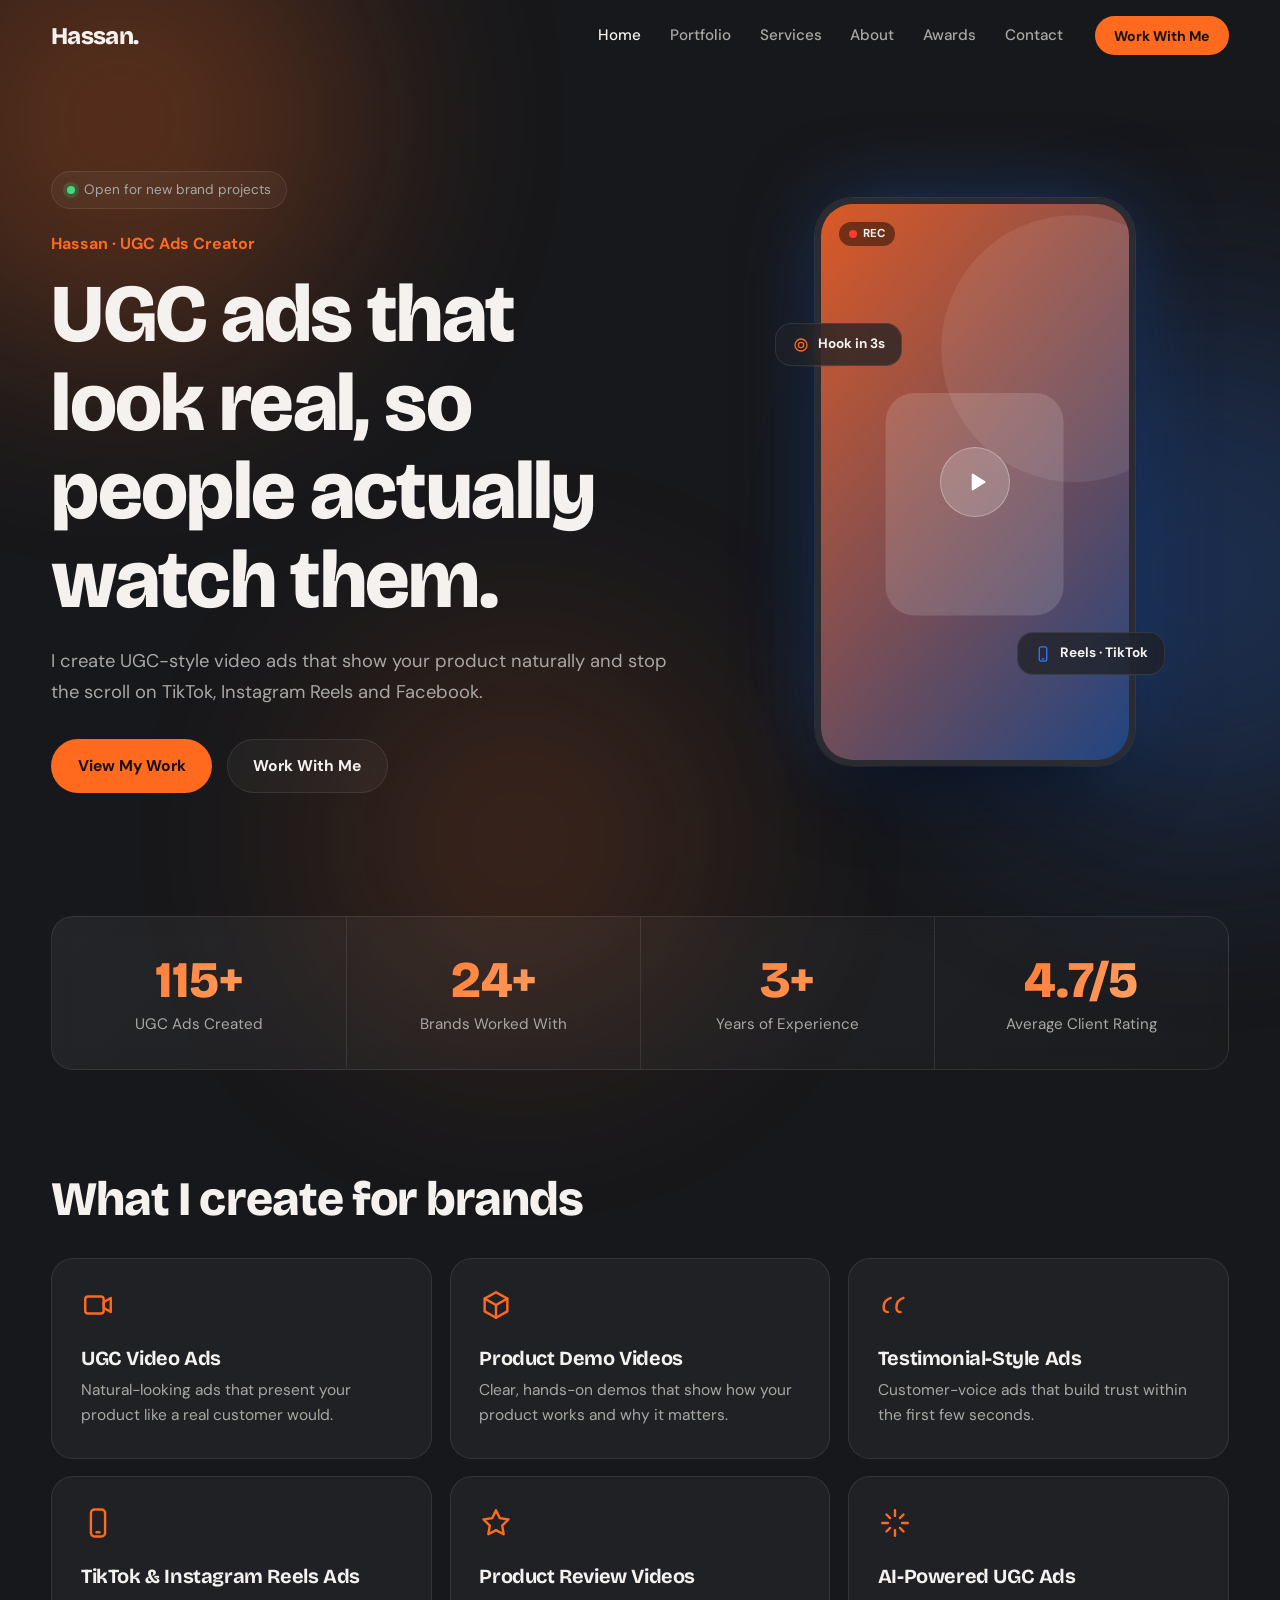
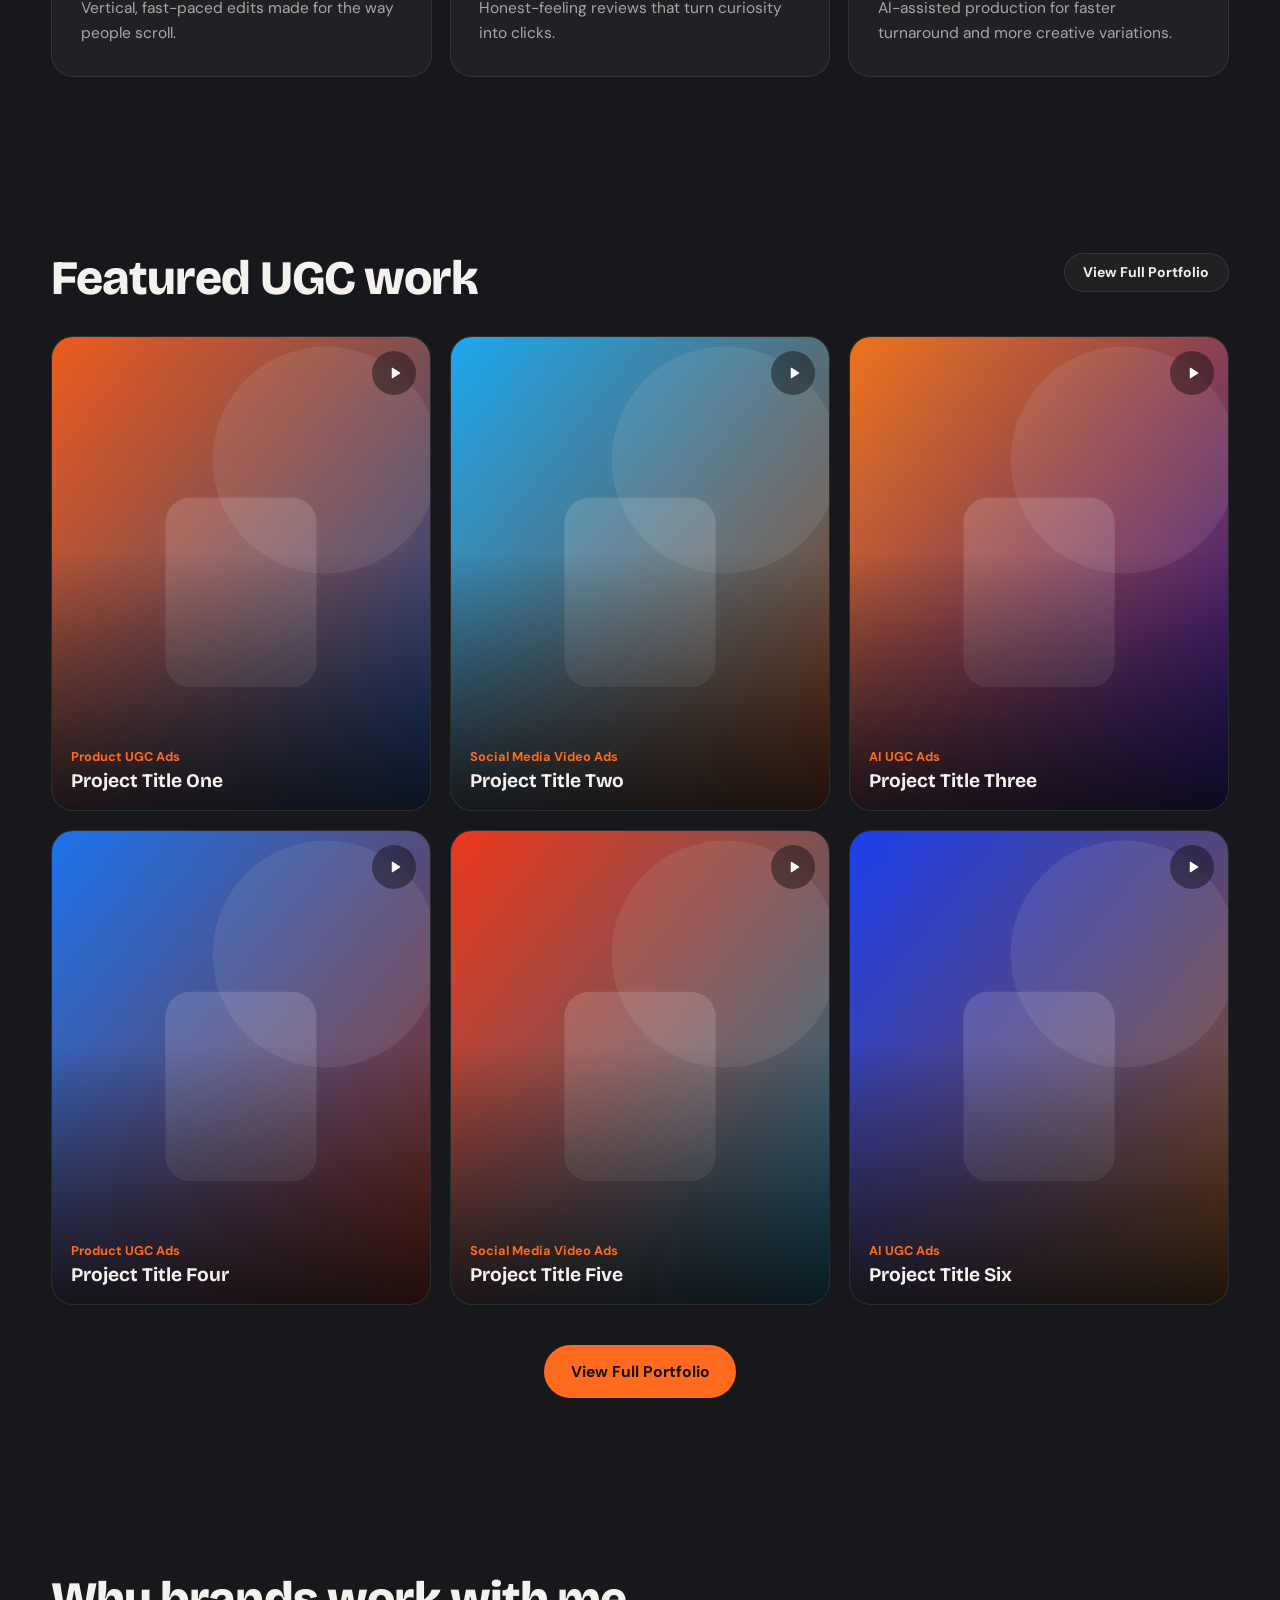
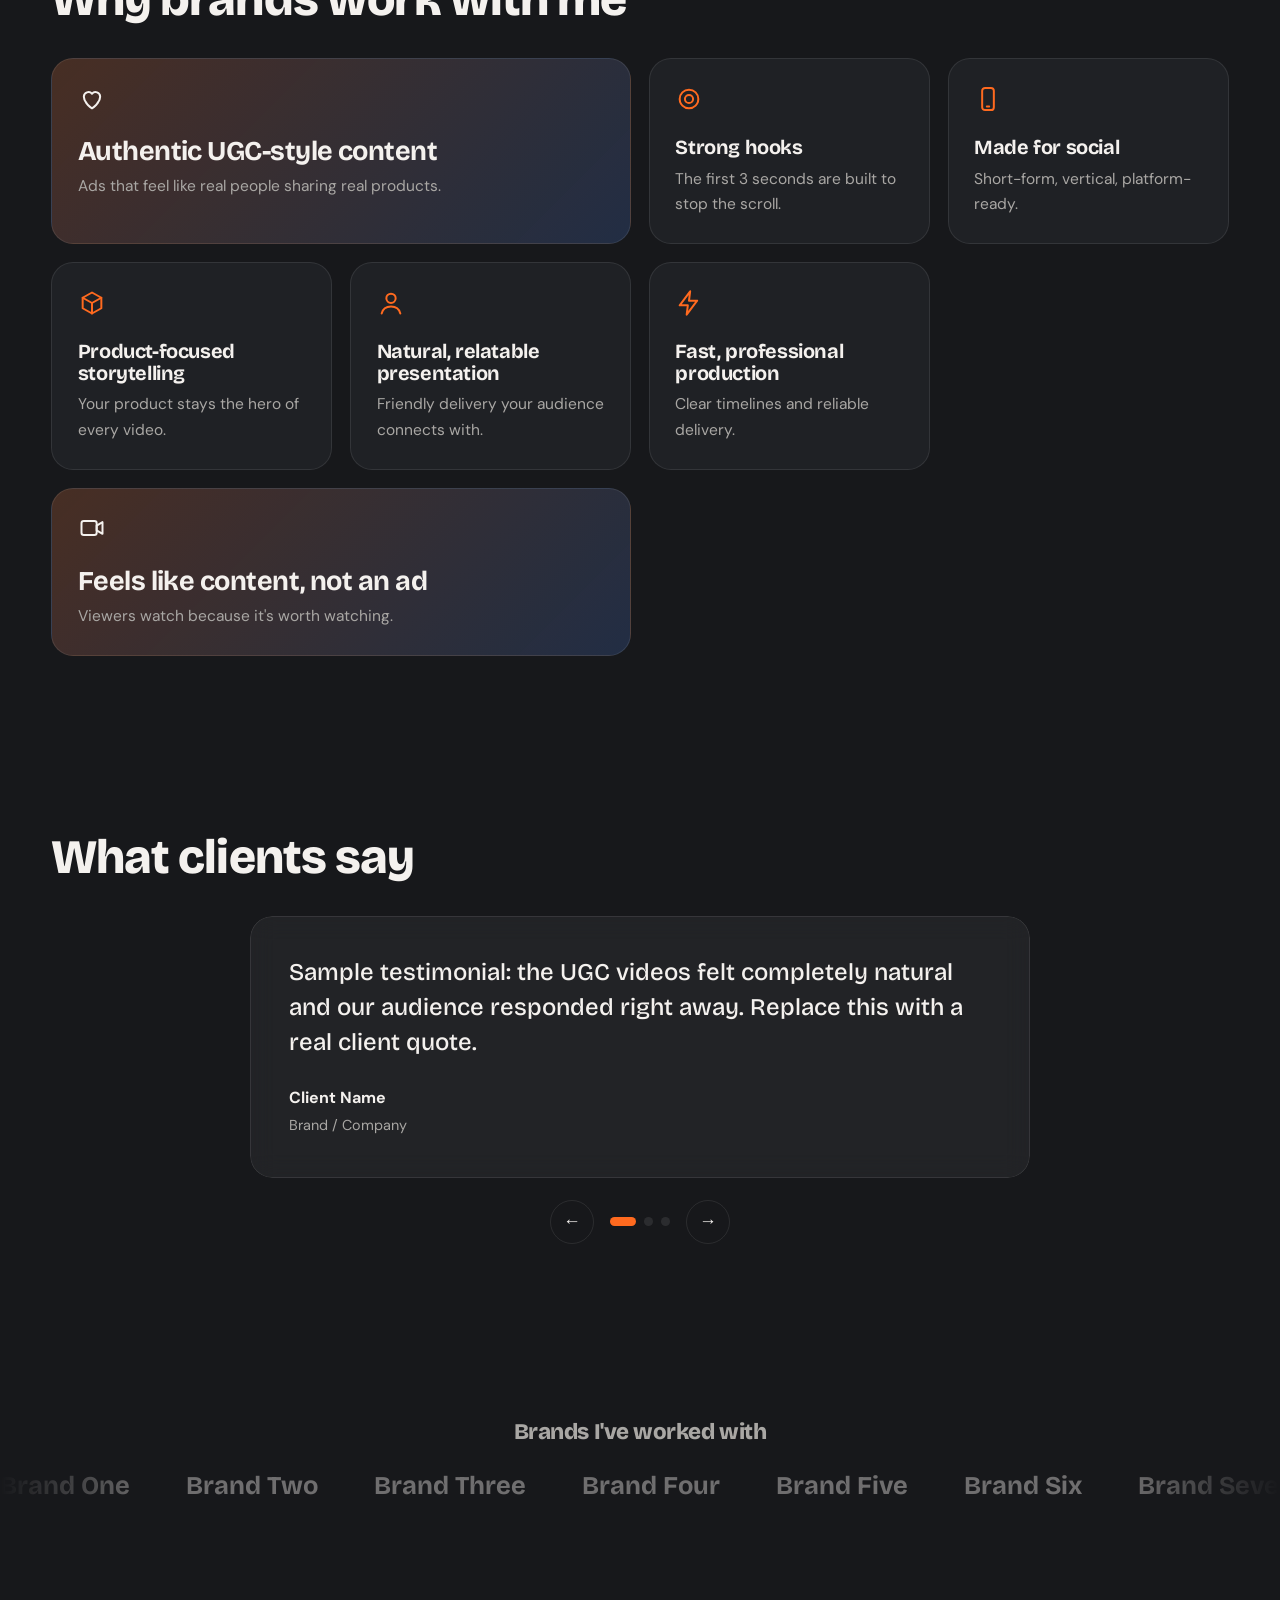
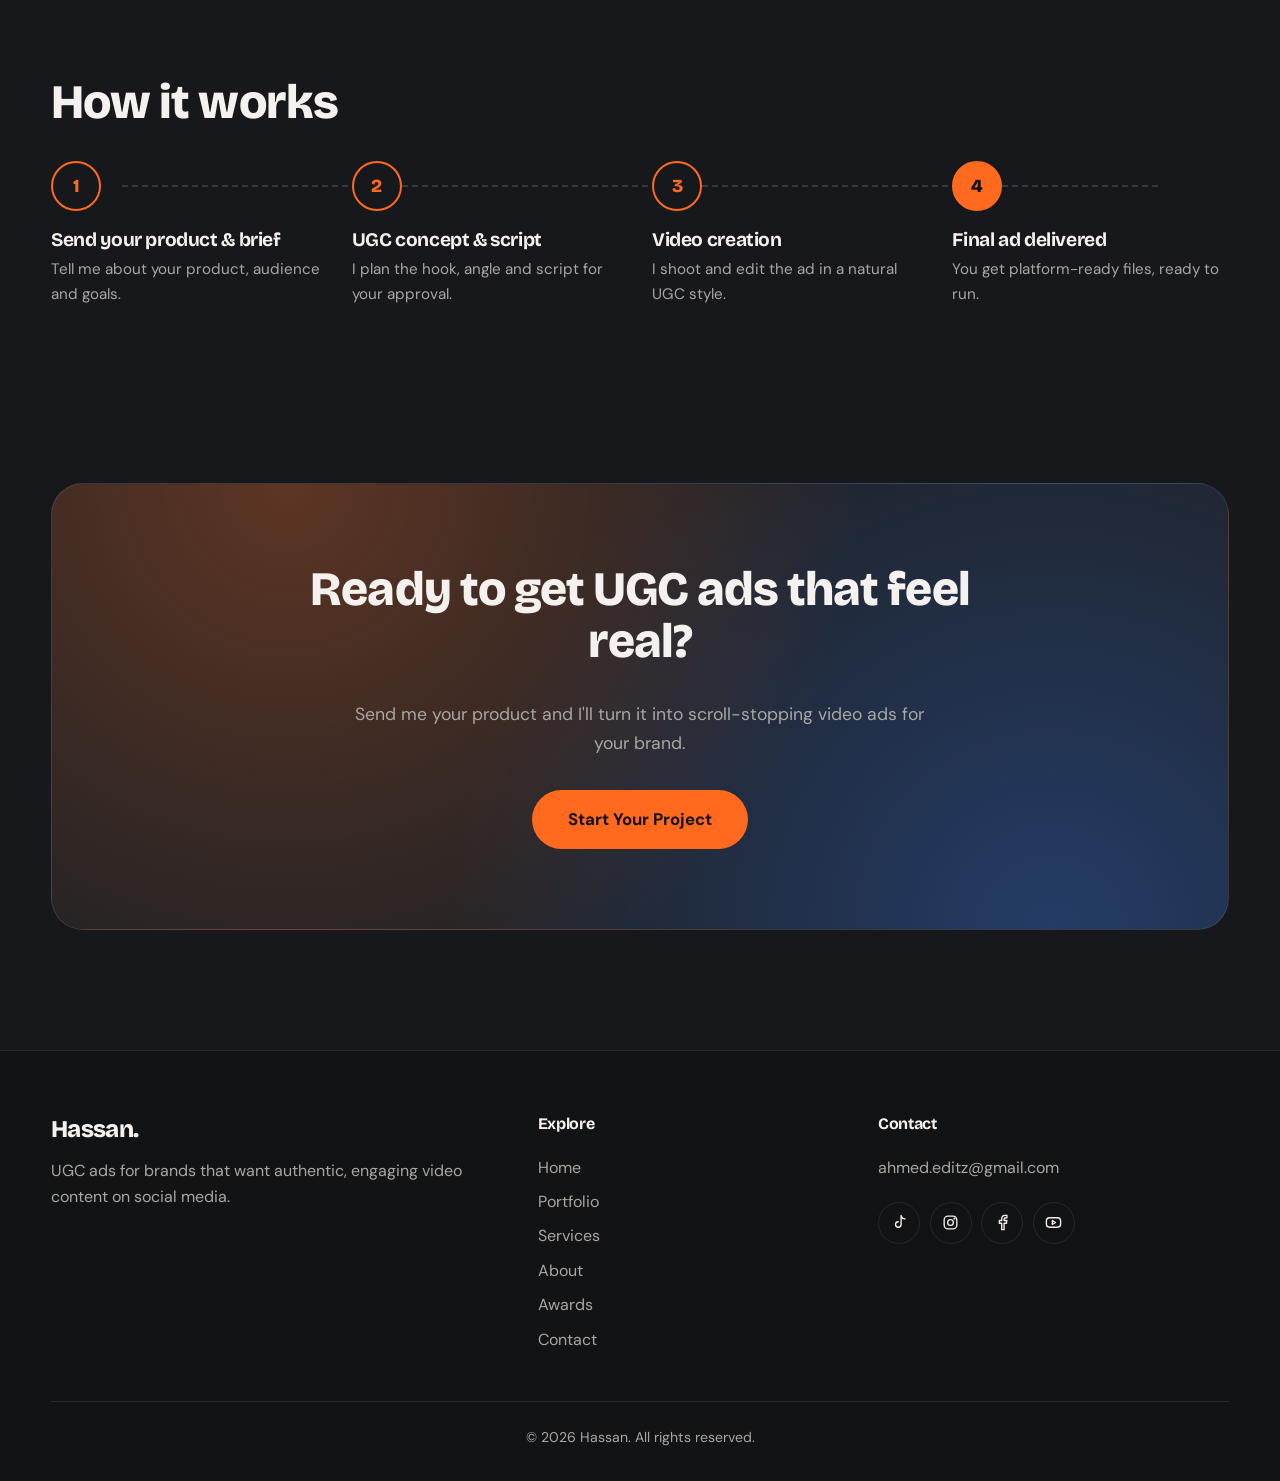
<file: index.html>
<!DOCTYPE html>
<html lang="en">
<head>
<meta charset="utf-8">
<meta name="viewport" content="width=device-width, initial-scale=1">
<title>Hassan | UGC Ads Creator</title>
<meta name="description" content="UGC ads for brands: authentic, scroll-stopping short-form video for TikTok, Instagram Reels and Facebook.">
<link rel="preconnect" href="https://fonts.googleapis.com"><link rel="preconnect" href="https://fonts.gstatic.com" crossorigin>
<link href="https://fonts.googleapis.com/css2?family=Bricolage+Grotesque:opsz,wght@12..96,500;12..96,700;12..96,800&family=DM+Sans:wght@400;500;700&display=swap" rel="stylesheet">
<link rel="stylesheet" href="css/style.css">
<script src="js/site-data.js"></script><script src="js/theme.js"></script>
</head>
<body>
<div class="glow g1"></div><div class="glow g2"></div><div class="glow g3"></div>
<header id="nav" class="nav">
  <a id="nav-logo" class="logo" href="index.html">Hassan.</a>
  <nav id="nav-links" class="links" aria-label="Main"></nav>
  <a id="nav-cta" class="btn primary sm" href="contact.html">Work With Me</a>
  <button id="menu-btn" class="menu" aria-label="Menu" aria-expanded="false"><span></span><span></span></button>
</header>
<main>
  <section class="hero wrap">
    <div id="hero-copy" class="hero-copy"></div>
    <div id="hero-visual" class="hero-visual"></div>
  </section>

  <section class="stats wrap rv"><div id="stats-grid" class="stats-grid"></div></section>

  <section class="sec wrap rv" id="services">
    <h2>What I create for brands</h2>
    <div id="services-grid" class="grid3"></div>
  </section>

  <section class="sec wrap rv" id="work">
    <div class="head"><h2>Featured UGC work</h2><a class="btn ghost sm" href="portfolio.html">View Full Portfolio</a></div>
    <div id="work-grid" class="work"></div>
    <p class="center"><a class="btn primary" href="portfolio.html">View Full Portfolio</a></p>
  </section>

  <section class="sec wrap rv" id="why">
    <h2>Why brands work with me</h2>
    <div id="why-grid" class="why-grid"></div>
  </section>

  <section class="sec wrap rv" id="testimonials">
    <h2>What clients say</h2>
    <div class="slider">
      <div class="viewport"><div id="t-track" class="track"></div></div>
      <div class="ctrl"><button id="t-prev" aria-label="Previous">&#8592;</button><div id="t-dots" class="dots"></div><button id="t-next" aria-label="Next">&#8594;</button></div>
    </div>
  </section>

  <section class="sec brands rv" aria-label="Brands I've worked with">
    <h2 class="wrap">Brands I've worked with</h2>
    <div id="marquee" class="marquee"></div>
  </section>

  <section class="sec wrap rv" id="process">
    <h2>How it works</h2>
    <ol id="steps" class="steps"></ol>
  </section>

  <section class="sec wrap rv"><div id="cta-box" class="ctabox"></div></section>
</main>
<footer class="foot">
  <div class="wrap"><div id="footer-grid" class="fgrid"></div><p id="copy" class="copy"></p></div>
</footer>
<script src="js/content.js"></script>
<script src="js/main.js"></script>
</body>
</html>
</file>
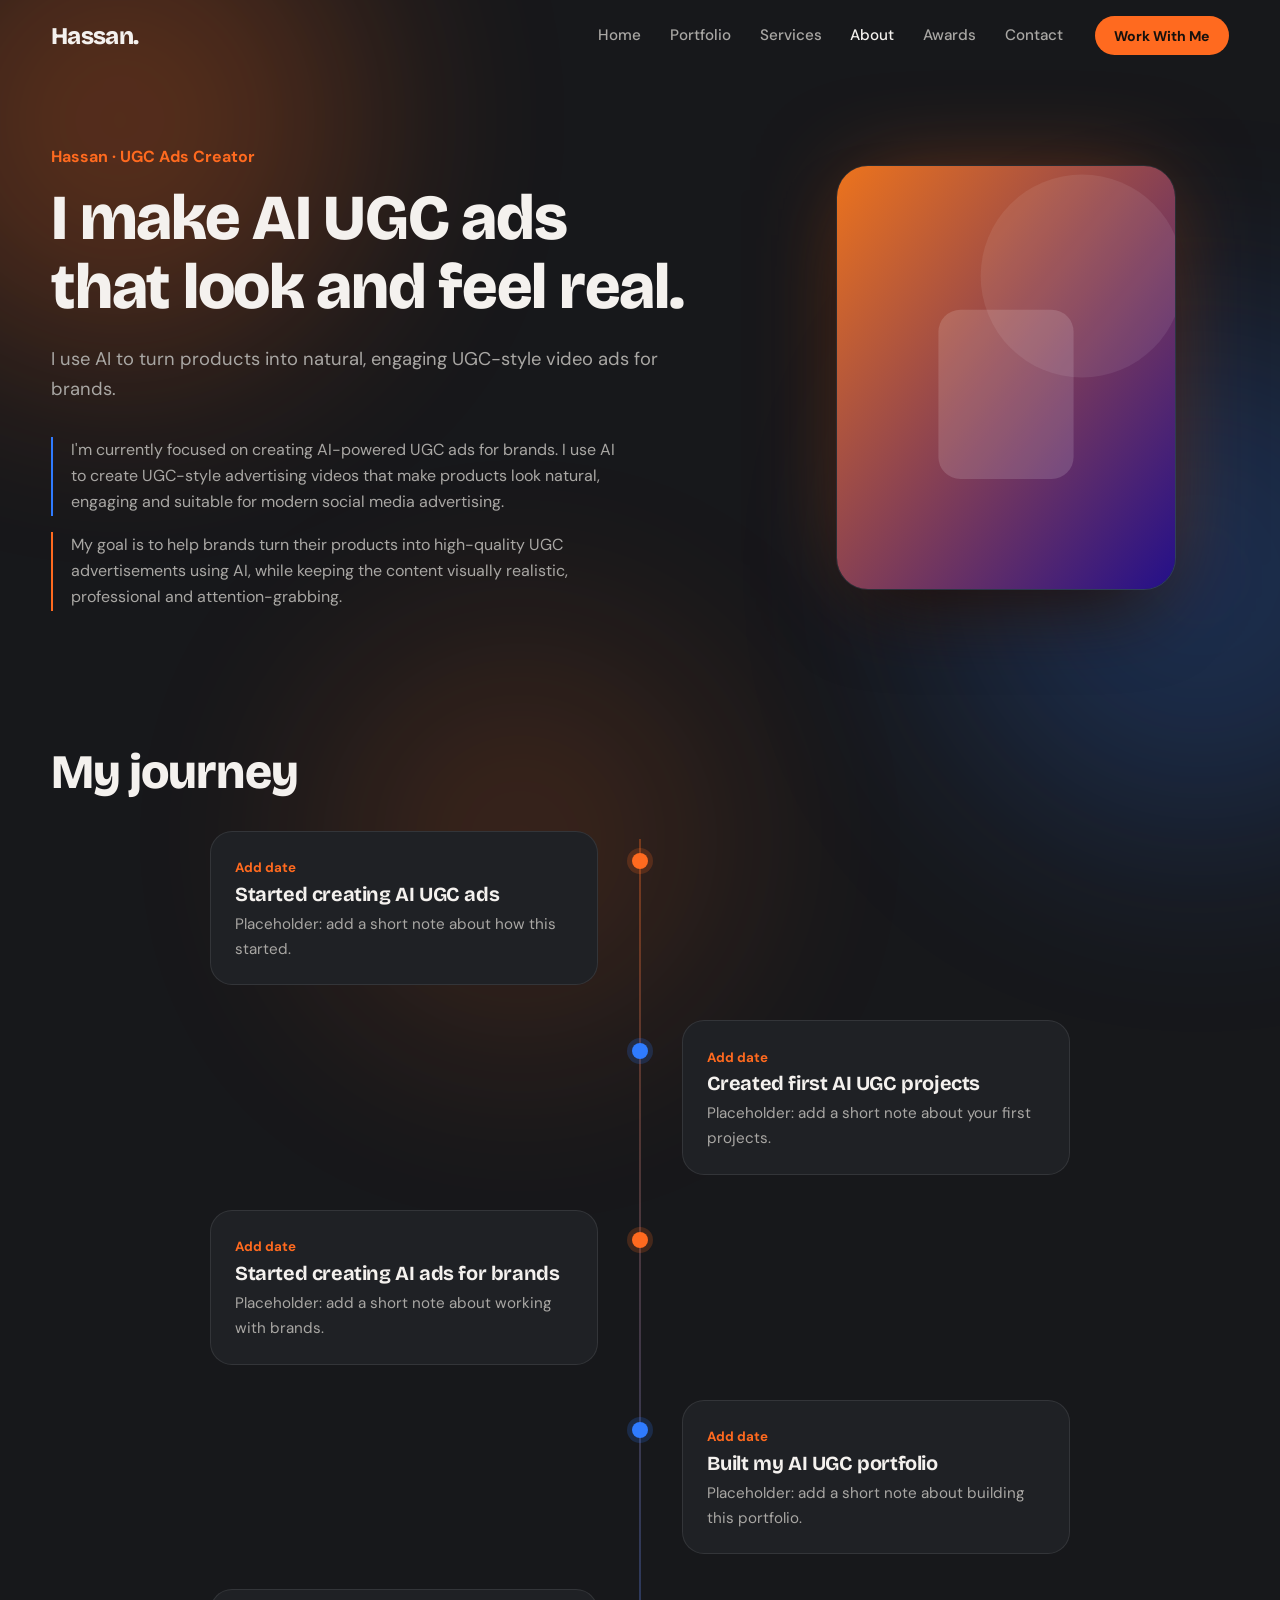
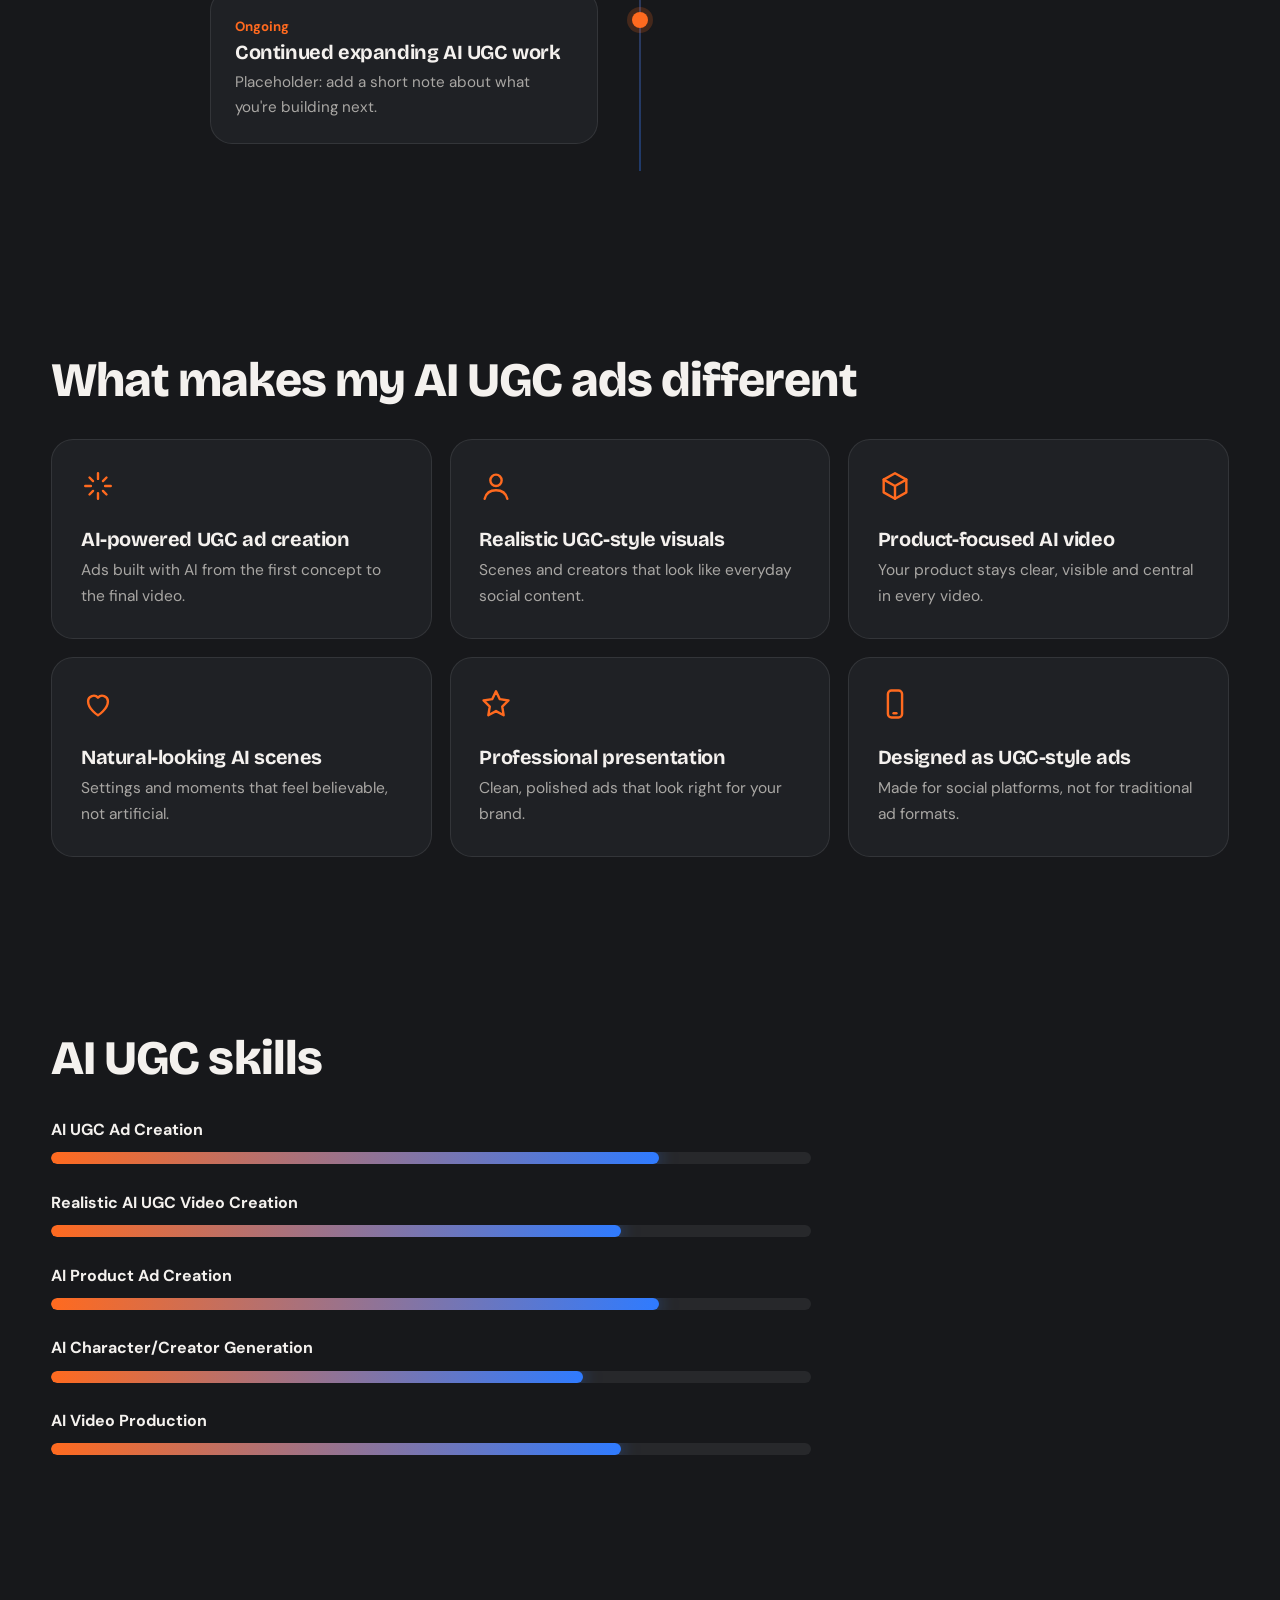
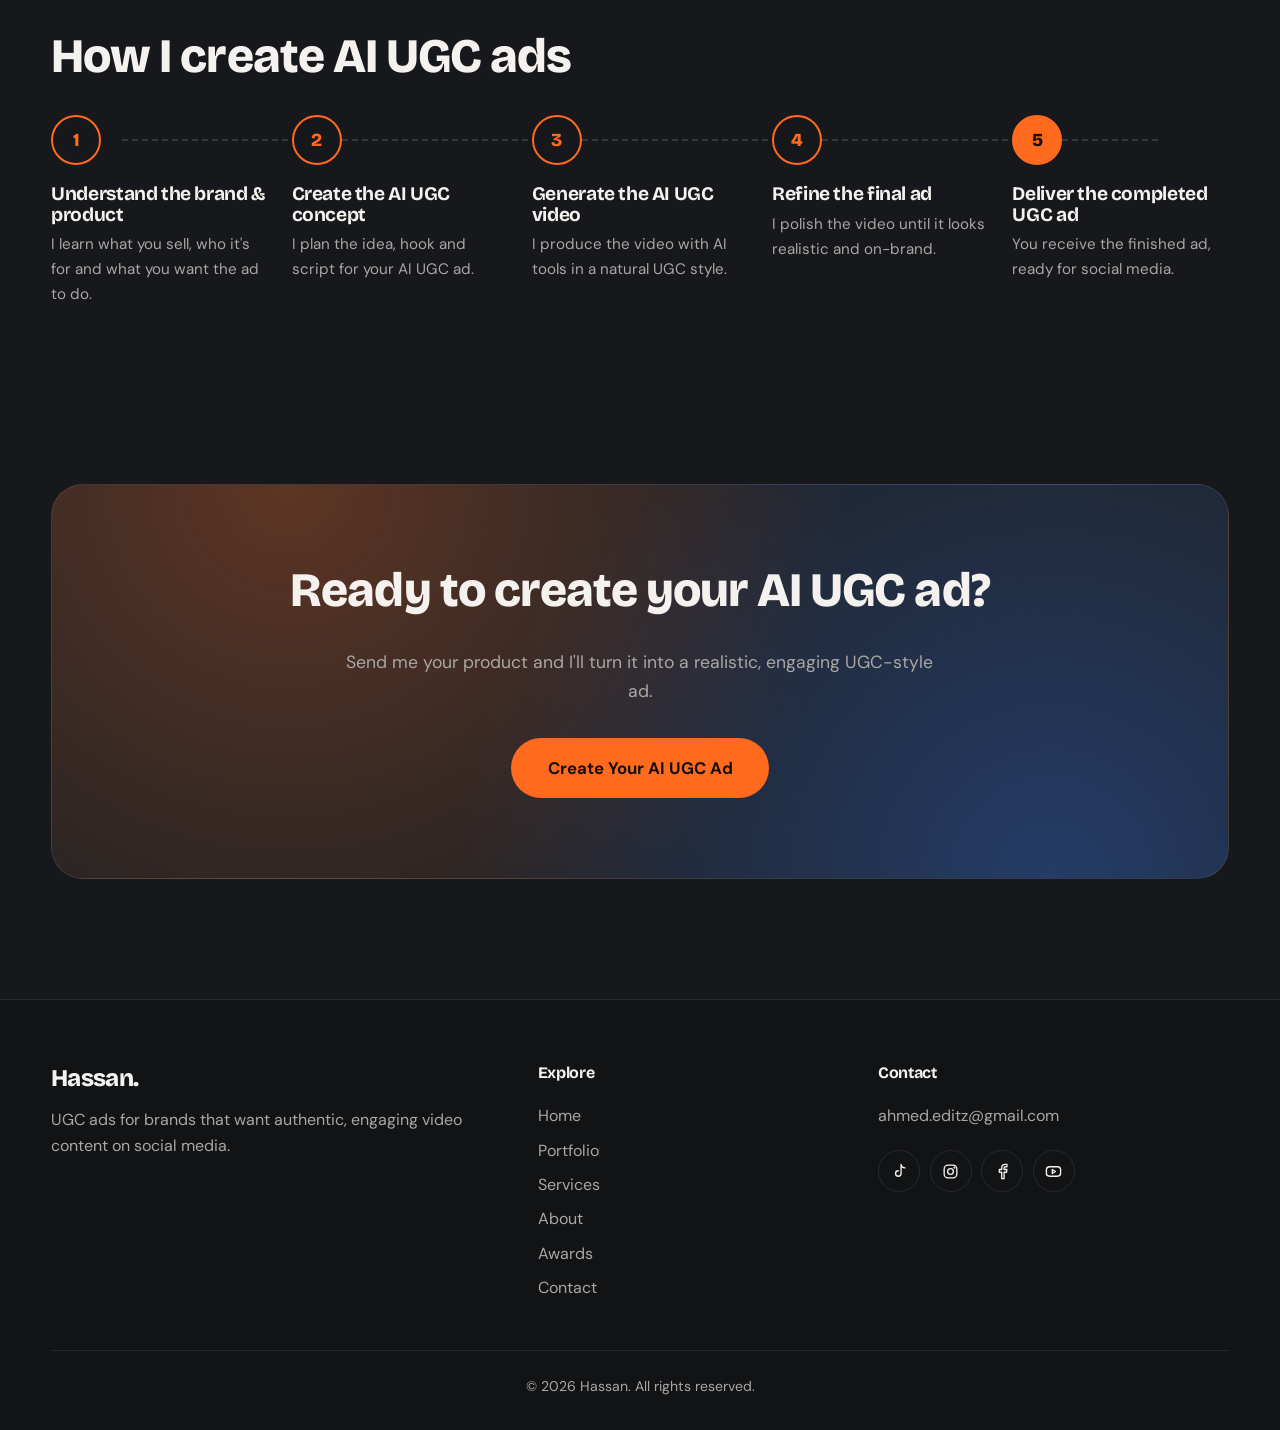
<file: about.html>
<!DOCTYPE html>
<html lang="en">
<head>
<meta charset="utf-8">
<meta name="viewport" content="width=device-width, initial-scale=1">
<title>About | Hassan, AI UGC Ads Creator</title>
<meta name="description" content="About Hassan: AI-powered UGC ads for brands. My story, journey, skills and workflow.">
<link rel="preconnect" href="https://fonts.googleapis.com"><link rel="preconnect" href="https://fonts.gstatic.com" crossorigin>
<link href="https://fonts.googleapis.com/css2?family=Bricolage+Grotesque:opsz,wght@12..96,500;12..96,700;12..96,800&family=DM+Sans:wght@400;500;700&display=swap" rel="stylesheet">
<link rel="stylesheet" href="css/style.css">
<script src="js/site-data.js"></script><script src="js/theme.js"></script>
</head>
<body>
<div class="glow g1"></div><div class="glow g2"></div><div class="glow g3"></div>
<header id="nav" class="nav">
  <a id="nav-logo" class="logo" href="index.html">Hassan.</a>
  <nav id="nav-links" class="links" aria-label="Main"></nav>
  <a id="nav-cta" class="btn primary sm" href="contact.html">Work With Me</a>
  <button id="menu-btn" class="menu" aria-label="Menu" aria-expanded="false"><span></span><span></span></button>
</header>
<main>
  <section class="wrap ab-hero">
    <div id="ab-copy" class="ab-copy"></div>
    <div id="ab-img" class="ab-img"></div>
  </section>
  <section class="sec wrap rv"><h2 id="tl-title"></h2><ol id="timeline" class="timeline"></ol></section>
  <section class="sec wrap rv"><h2 id="diff-title"></h2><div id="diff" class="grid3"></div></section>
  <section class="sec wrap rv"><h2 id="sk-title"></h2><div id="skills" class="skills"></div></section>
  <section class="sec wrap rv"><h2 id="wf-title"></h2><ol id="wf" class="steps five"></ol></section>
  <section class="sec wrap rv"><div id="cta-box" class="ctabox"></div></section>
</main>
<footer class="foot"><div class="wrap"><div id="footer-grid" class="fgrid"></div><p id="copy" class="copy"></p></div></footer>
<script src="js/content.js"></script>
<script src="js/common.js"></script>
<script src="js/about.js"></script>
</body>
</html>
</file>
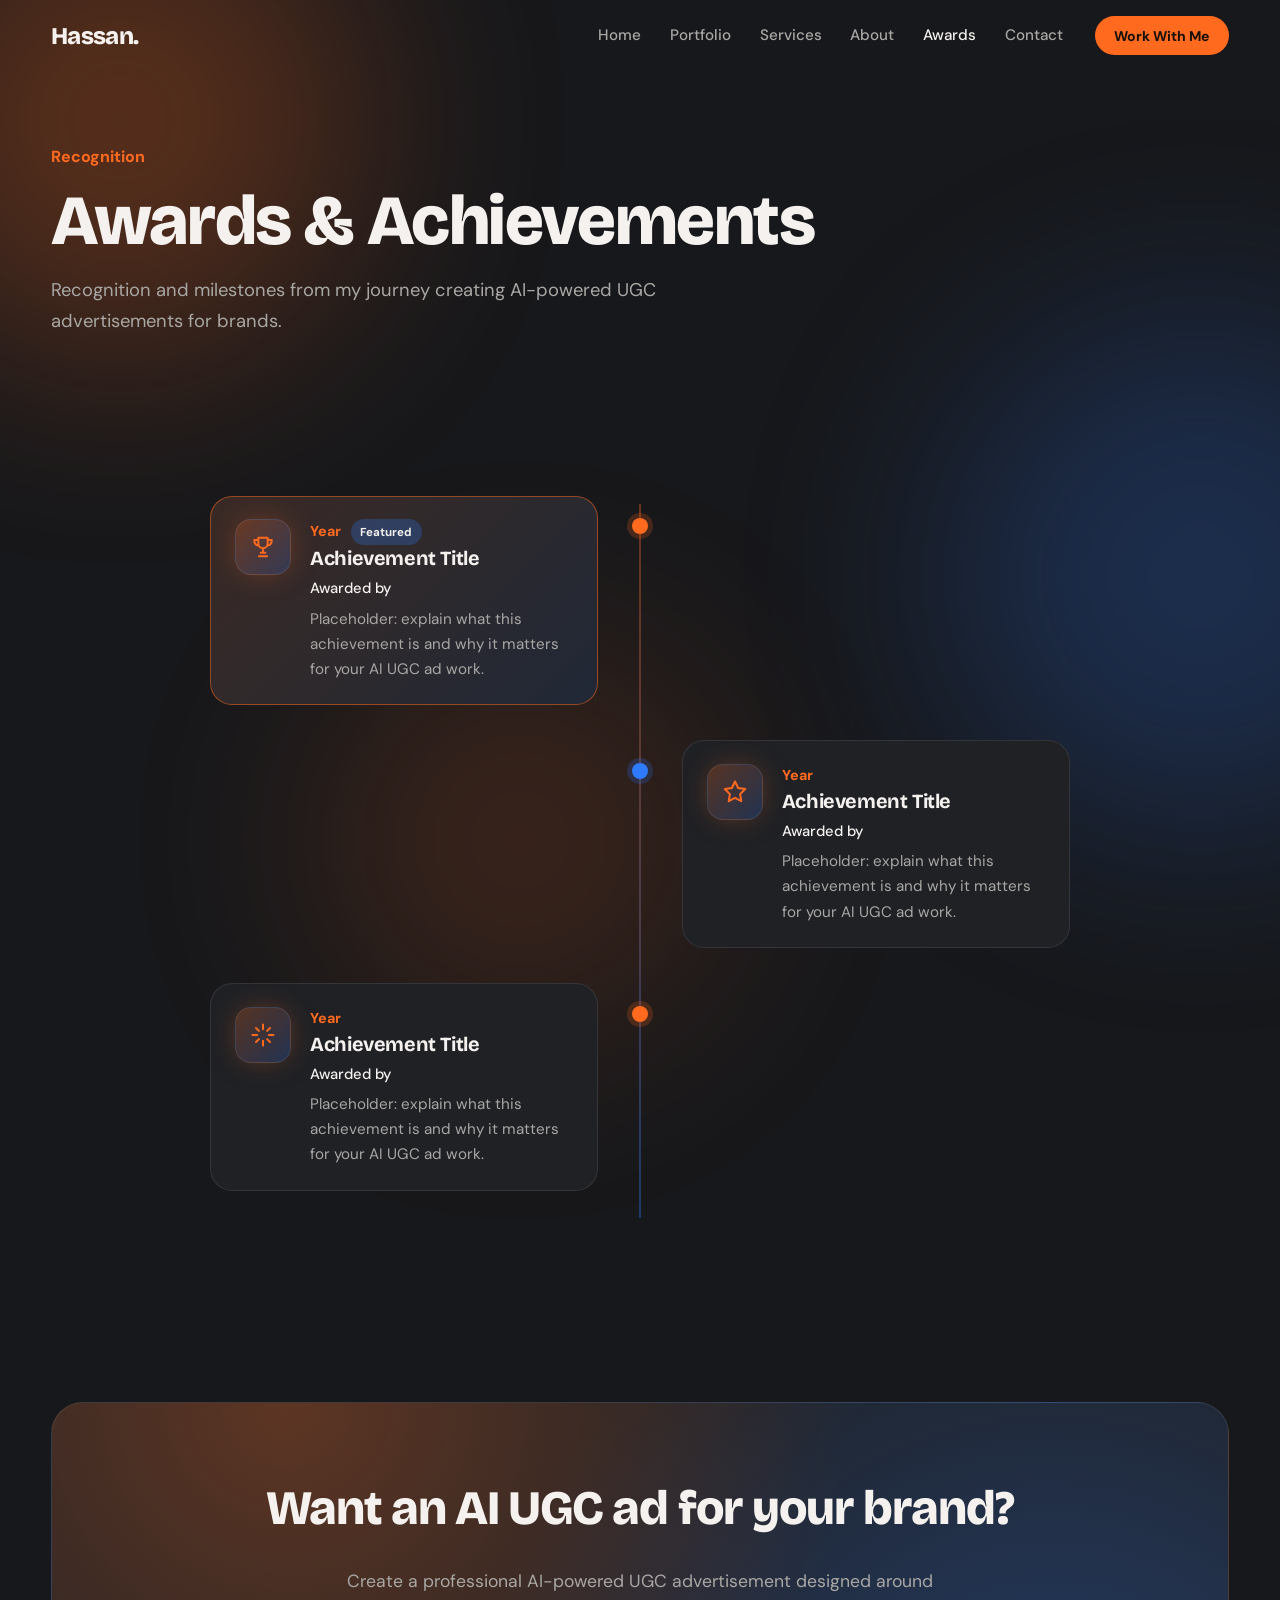
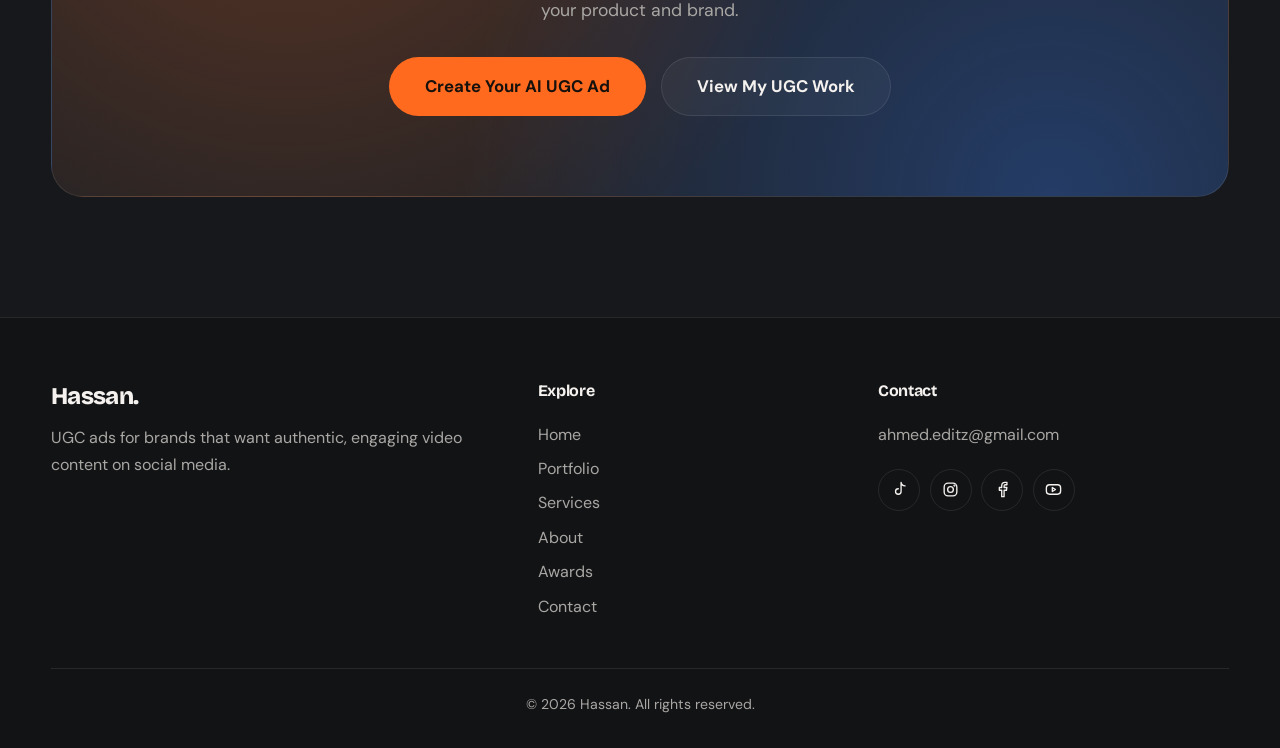
<file: awards.html>
<!DOCTYPE html>
<html lang="en">
<head>
<meta charset="utf-8">
<meta name="viewport" content="width=device-width, initial-scale=1">
<title>Awards &amp; Achievements | Hassan, AI UGC Ads Creator</title>
<meta name="description" content="Recognition and milestones from Hassan's journey creating AI-powered UGC advertisements for brands.">
<link rel="preconnect" href="https://fonts.googleapis.com"><link rel="preconnect" href="https://fonts.gstatic.com" crossorigin>
<link href="https://fonts.googleapis.com/css2?family=Bricolage+Grotesque:opsz,wght@12..96,500;12..96,700;12..96,800&family=DM+Sans:wght@400;500;700&display=swap" rel="stylesheet">
<link rel="stylesheet" href="css/style.css">
<script src="js/site-data.js"></script><script src="js/theme.js"></script>
</head>
<body>
<div class="glow g1"></div><div class="glow g2"></div><div class="glow g3"></div>
<header id="nav" class="nav">
  <a id="nav-logo" class="logo" href="index.html">Hassan.</a>
  <nav id="nav-links" class="links" aria-label="Main"></nav>
  <a id="nav-cta" class="btn primary sm" href="contact.html">Work With Me</a>
  <button id="menu-btn" class="menu" aria-label="Menu" aria-expanded="false"><span></span><span></span></button>
</header>
<main>
  <section class="wrap sv-head"><p class="who">Recognition</p><h1 id="aw-title"></h1><p id="aw-intro" class="lead"></p></section>
  <section class="sec wrap aw"><ol id="aw-list" class="timeline"></ol></section>
  <section class="sec wrap rv"><div id="cta-box" class="ctabox"></div></section>
</main>
<footer class="foot"><div class="wrap"><div id="footer-grid" class="fgrid"></div><p id="copy" class="copy"></p></div></footer>
<script src="js/content.js"></script>
<script src="js/common.js"></script>
<script src="js/awards.js"></script>
</body>
</html>
</file>
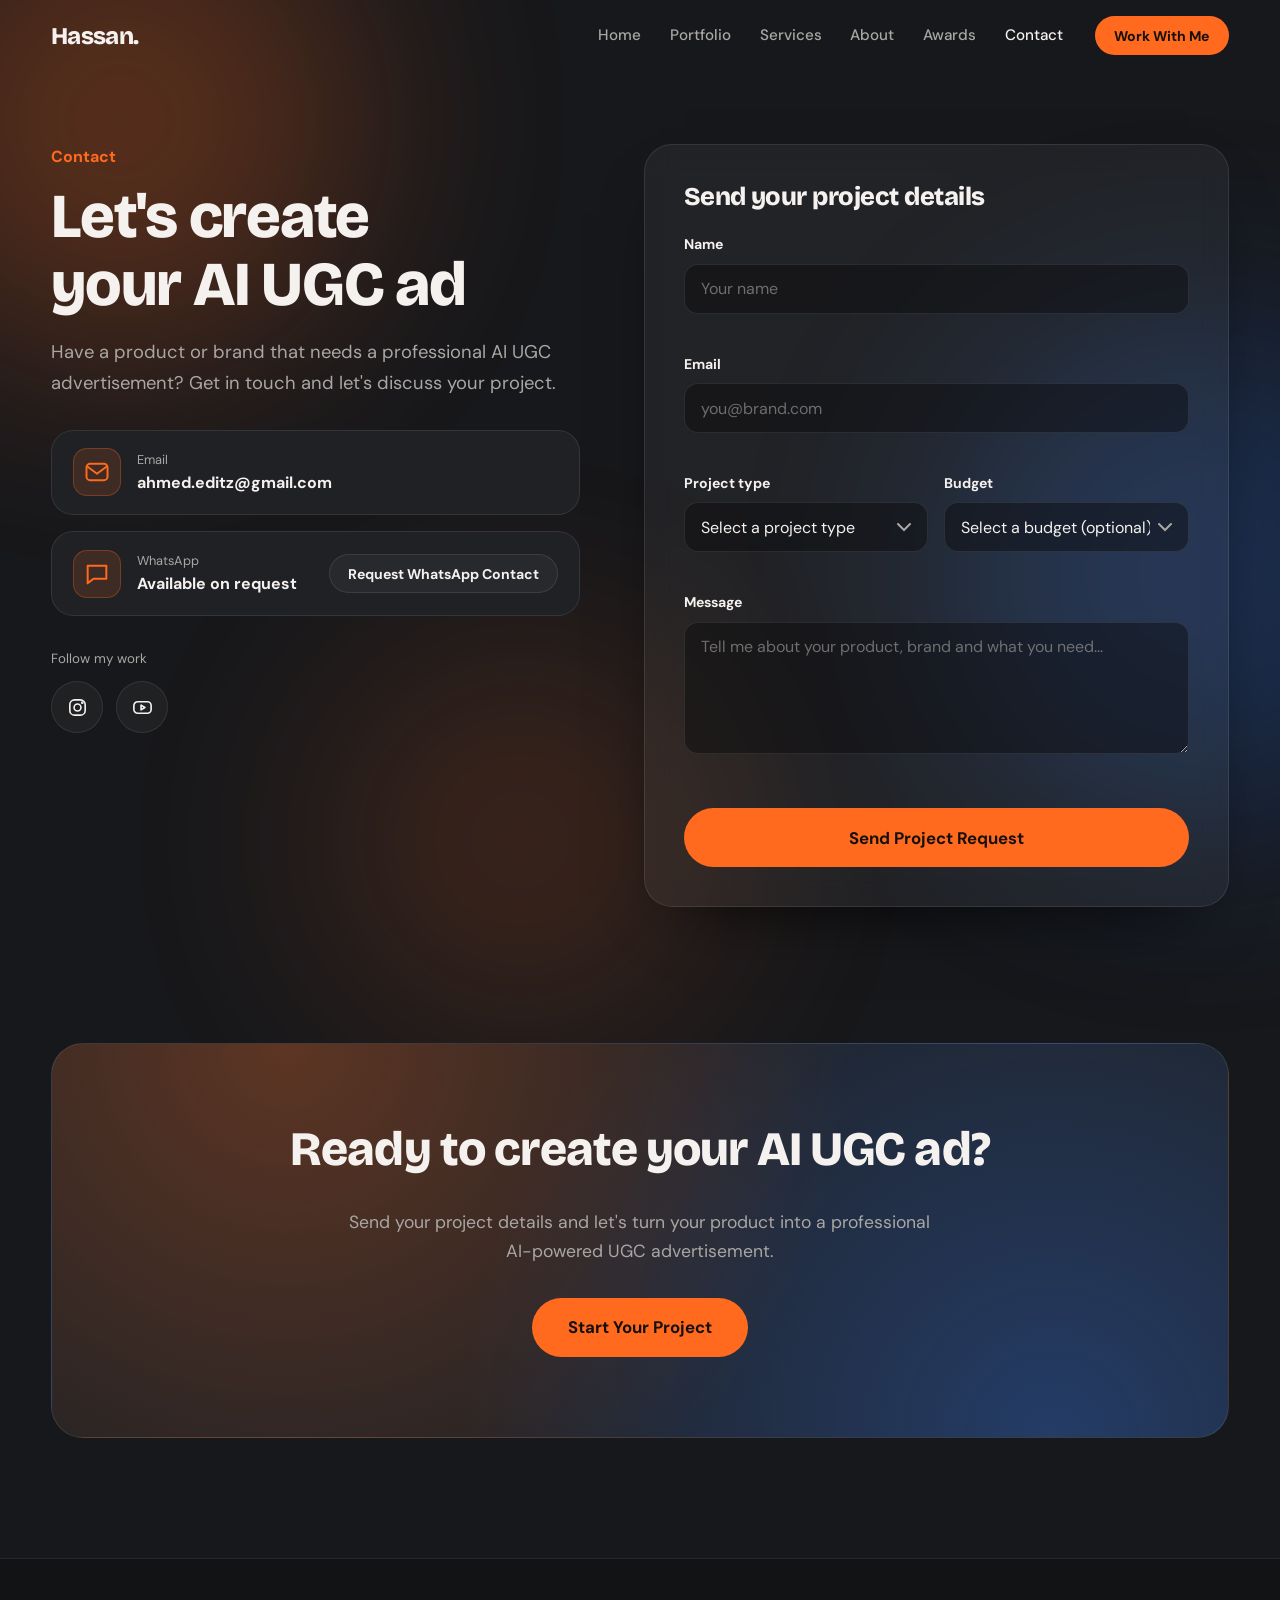
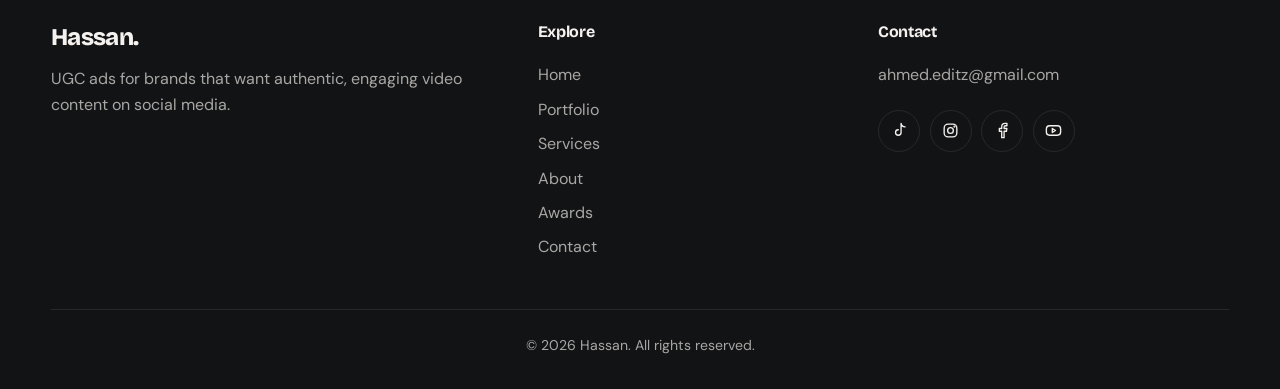
<file: contact.html>
<!DOCTYPE html>
<html lang="en">
<head>
<meta charset="utf-8">
<meta name="viewport" content="width=device-width, initial-scale=1">
<title>Contact | Hassan, AI UGC Ads Creator</title>
<meta name="description" content="Get in touch with Hassan to create a professional AI UGC advertisement for your brand.">
<link rel="preconnect" href="https://fonts.googleapis.com"><link rel="preconnect" href="https://fonts.gstatic.com" crossorigin>
<link href="https://fonts.googleapis.com/css2?family=Bricolage+Grotesque:opsz,wght@12..96,500;12..96,700;12..96,800&family=DM+Sans:wght@400;500;700&display=swap" rel="stylesheet">
<link rel="stylesheet" href="css/style.css">
<script src="js/site-data.js"></script><script src="js/theme.js"></script>
</head>
<body>
<div class="glow g1"></div><div class="glow g2"></div><div class="glow g3"></div>
<header id="nav" class="nav">
  <a id="nav-logo" class="logo" href="index.html">Hassan.</a>
  <nav id="nav-links" class="links" aria-label="Main"></nav>
  <a id="nav-cta" class="btn primary sm" href="contact.html">Work With Me</a>
  <button id="menu-btn" class="menu" aria-label="Menu" aria-expanded="false"><span></span><span></span></button>
</header>
<main>
  <section class="wrap ct">
    <div class="ct-left">
      <p class="who">Contact</p><h1 id="ct-title"></h1><p id="ct-intro" class="lead"></p>
      <div id="ct-info" class="ct-info"></div>
      <div id="ct-social" class="ct-social"></div>
    </div>
    <div class="ct-right"><form id="form" class="cform" novalidate></form></div>
  </section>
  <section class="sec wrap rv"><div id="cta-box" class="ctabox"></div></section>
</main>
<footer class="foot"><div class="wrap"><div id="footer-grid" class="fgrid"></div><p id="copy" class="copy"></p></div></footer>
<script src="js/content.js"></script>
<script src="js/common.js"></script>
<script src="js/contact.js"></script>
</body>
</html>
</file>
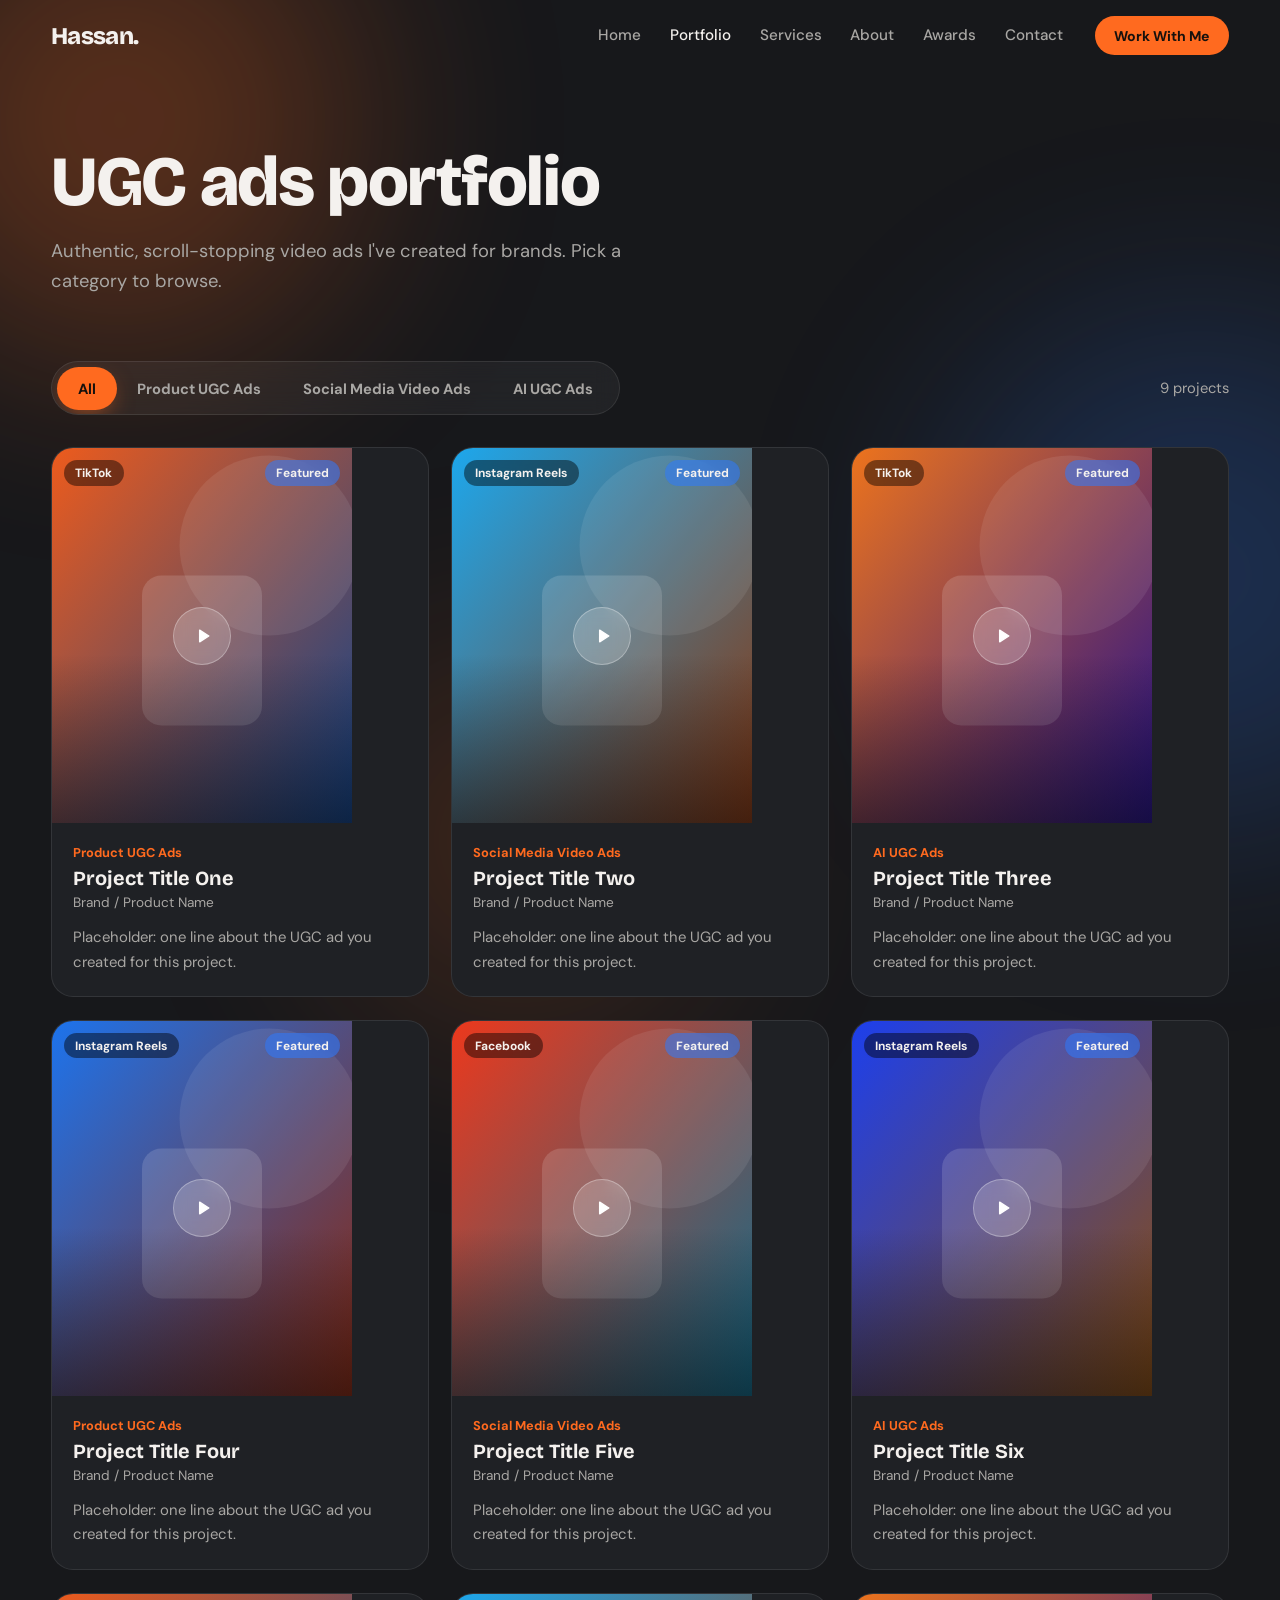
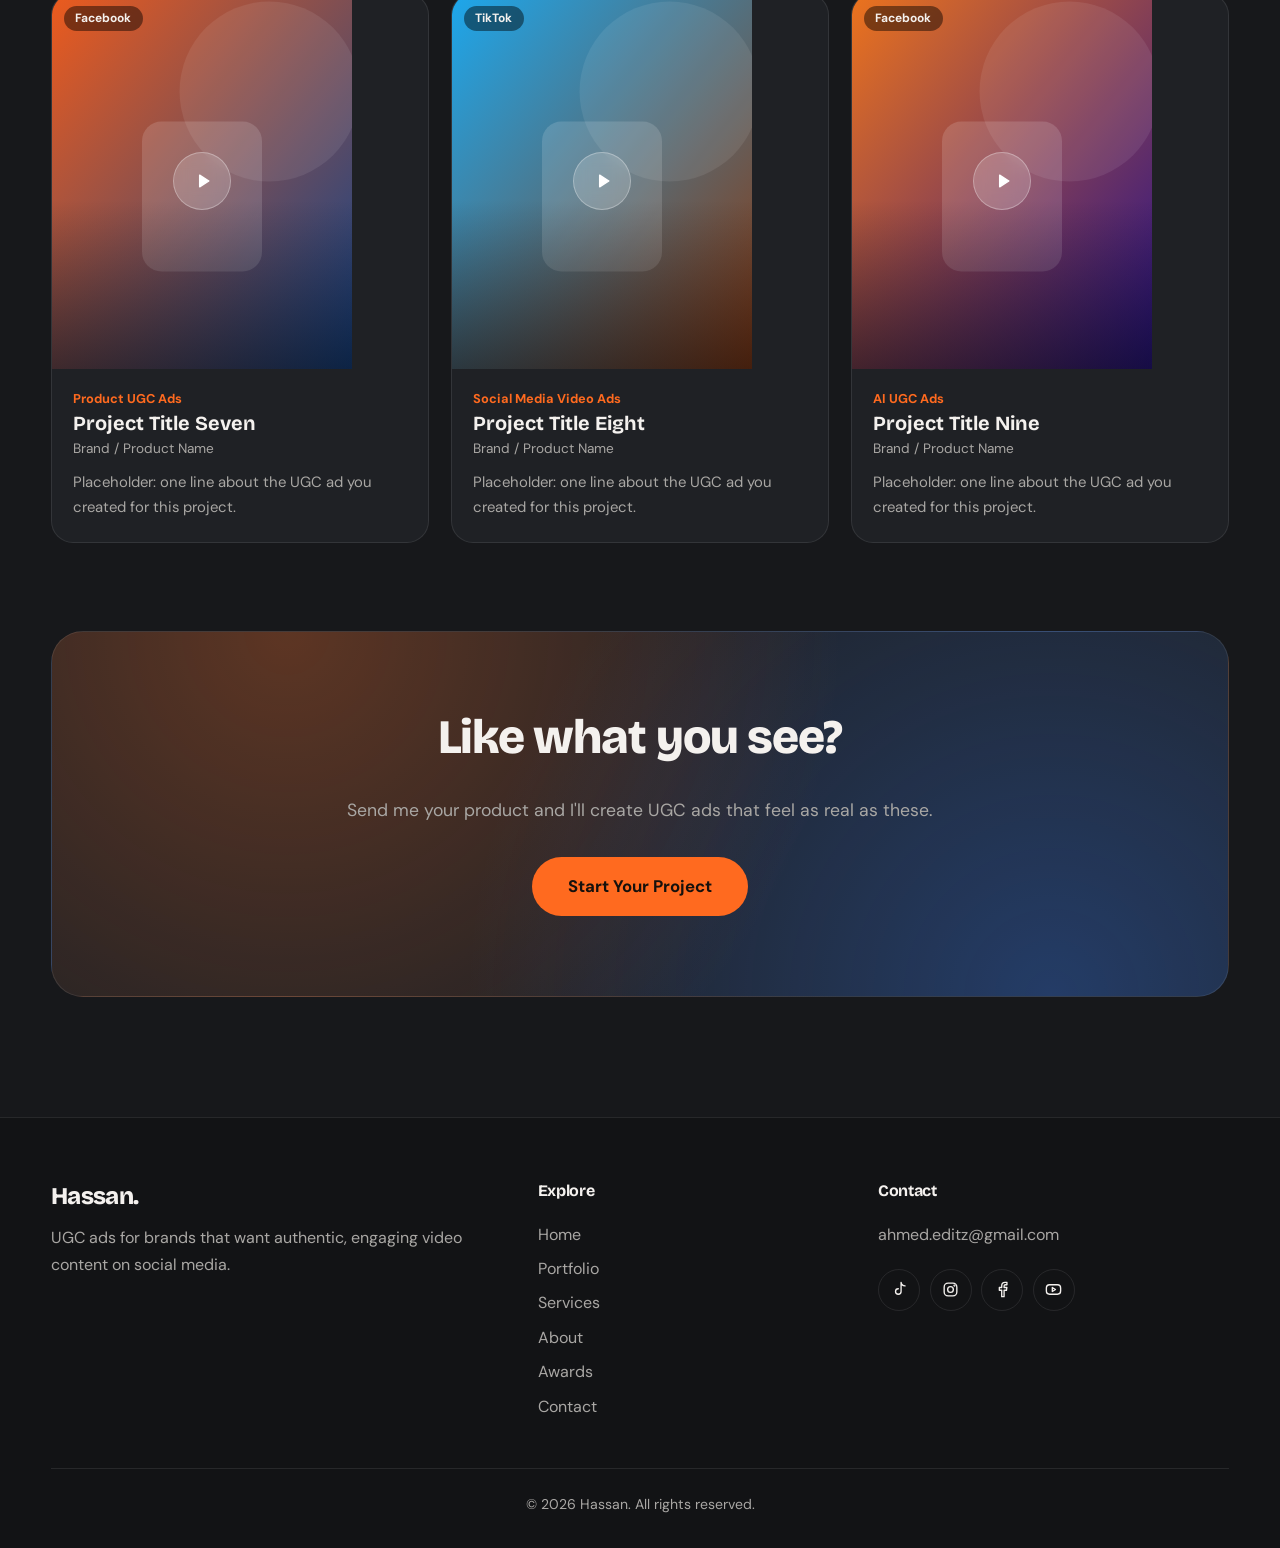
<file: portfolio.html>
<!DOCTYPE html>
<html lang="en">
<head>
<meta charset="utf-8">
<meta name="viewport" content="width=device-width, initial-scale=1">
<title>Portfolio | Hassan, UGC Ads Creator</title>
<meta name="description" content="Browse UGC ads for brands: product UGC, social media video ads and AI UGC ads for TikTok, Reels and Facebook.">
<link rel="preconnect" href="https://fonts.googleapis.com"><link rel="preconnect" href="https://fonts.gstatic.com" crossorigin>
<link href="https://fonts.googleapis.com/css2?family=Bricolage+Grotesque:opsz,wght@12..96,500;12..96,700;12..96,800&family=DM+Sans:wght@400;500;700&display=swap" rel="stylesheet">
<link rel="stylesheet" href="css/style.css">
<script src="js/site-data.js"></script><script src="js/theme.js"></script>
</head>
<body>
<div class="glow g1"></div><div class="glow g2"></div><div class="glow g3"></div>
<header id="nav" class="nav">
  <a id="nav-logo" class="logo" href="index.html">Hassan.</a>
  <nav id="nav-links" class="links" aria-label="Main"></nav>
  <a id="nav-cta" class="btn primary sm" href="contact.html">Work With Me</a>
  <button id="menu-btn" class="menu" aria-label="Menu" aria-expanded="false"><span></span><span></span></button>
</header>
<main>
  <section class="pf-head wrap">
    <h1 id="pf-title">UGC ads portfolio</h1>
    <p id="pf-intro" class="lead"></p>
  </section>
  <section class="wrap pf-bar">
    <div id="tabs" class="tabs" role="tablist" aria-label="Portfolio categories"></div>
    <span id="pf-count" class="pcount" aria-live="polite"></span>
  </section>
  <section class="wrap"><div id="pf-grid" class="pgrid"></div></section>
  <section class="sec wrap"><div class="ctabox"><h2>Like what you see?</h2><p>Send me your product and I'll create UGC ads that feel as real as these.</p><a class="btn primary big cta-mini" href="contact.html">Start Your Project</a></div></section>
</main>
<footer class="foot"><div class="wrap"><div id="footer-grid" class="fgrid"></div><p id="copy" class="copy"></p></div></footer>
<div id="box" class="box" role="dialog" aria-modal="true" aria-label="Project details" hidden>
  <div class="panel">
    <button id="box-close" class="close" aria-label="Close project">&#10005;</button>
    <div id="box-media" class="bmedia"></div>
    <div id="box-info" class="binfo"></div>
  </div>
</div>
<script src="js/content.js"></script>
<script src="js/common.js"></script>
<script src="js/portfolio.js"></script>
</body>
</html>
</file>
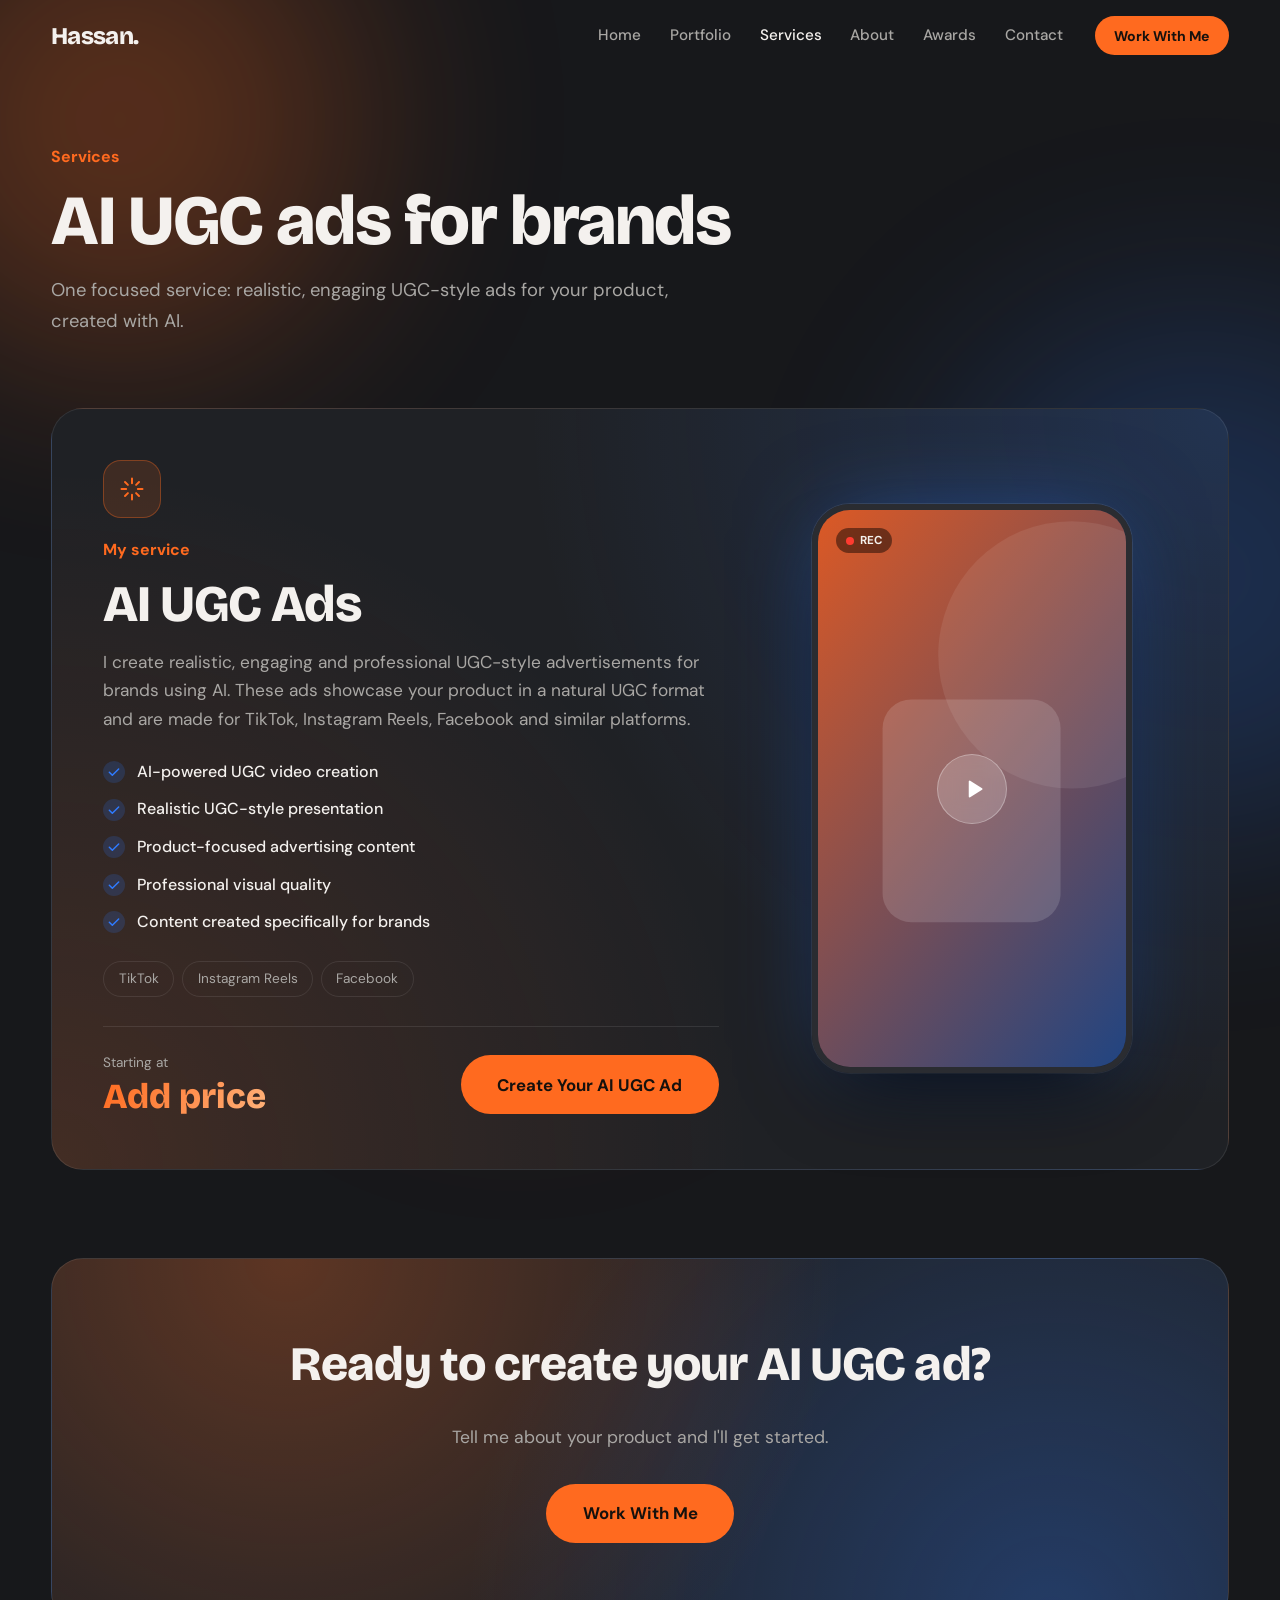
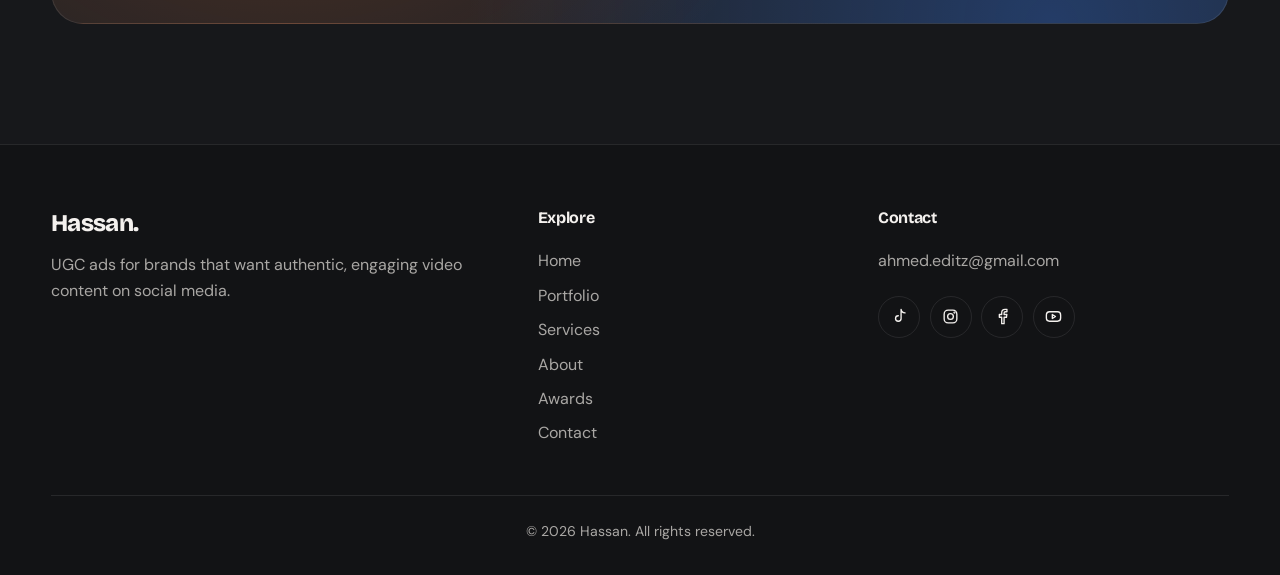
<file: services.html>
<!DOCTYPE html>
<html lang="en">
<head>
<meta charset="utf-8">
<meta name="viewport" content="width=device-width, initial-scale=1">
<title>Services | Hassan, AI UGC Ads Creator</title>
<meta name="description" content="AI UGC ads for brands: realistic, product-focused UGC-style video ads for TikTok, Instagram Reels and Facebook.">
<link rel="preconnect" href="https://fonts.googleapis.com"><link rel="preconnect" href="https://fonts.gstatic.com" crossorigin>
<link href="https://fonts.googleapis.com/css2?family=Bricolage+Grotesque:opsz,wght@12..96,500;12..96,700;12..96,800&family=DM+Sans:wght@400;500;700&display=swap" rel="stylesheet">
<link rel="stylesheet" href="css/style.css">
<script src="js/site-data.js"></script><script src="js/theme.js"></script>
</head>
<body>
<div class="glow g1"></div><div class="glow g2"></div><div class="glow g3"></div>
<header id="nav" class="nav">
  <a id="nav-logo" class="logo" href="index.html">Hassan.</a>
  <nav id="nav-links" class="links" aria-label="Main"></nav>
  <a id="nav-cta" class="btn primary sm" href="contact.html">Work With Me</a>
  <button id="menu-btn" class="menu" aria-label="Menu" aria-expanded="false"><span></span><span></span></button>
</header>
<main>
  <section class="wrap sv-head"><p class="who">Services</p><h1 id="sv-title"></h1><p id="sv-intro" class="lead"></p></section>
  <section class="wrap rv"><div id="sv-card" class="svlist"></div></section>
  <section class="sec wrap rv"><div id="cta-box" class="ctabox"></div></section>
</main>
<footer class="foot"><div class="wrap"><div id="footer-grid" class="fgrid"></div><p id="copy" class="copy"></p></div></footer>
<script src="js/content.js"></script>
<script src="js/common.js"></script>
<script src="js/services.js"></script>
</body>
</html>
</file>
<file: css/style.css>
:root{--orr:255,106,31;--blr:47,123,255;--bgr:23,24,27;--or2:#ffb27a;--bg:#17181b;--bg2:#1f2125;--line:rgba(255,255,255,.09);--tx:#f4f1ee;--mu:#a9a7a4;--or:#ff6a1f;--bl:#2f7bff;--r:22px;--fd:"Bricolage Grotesque",system-ui,sans-serif;--fb:"DM Sans",system-ui,sans-serif}
*{box-sizing:border-box;margin:0}
html{scroll-behavior:smooth}
body{background:var(--bg);color:var(--tx);font:400 1rem/1.65 var(--fb);overflow-x:hidden;-webkit-font-smoothing:antialiased}
a{color:inherit;text-decoration:none}
img{max-width:100%;display:block}
:focus-visible{outline:2px solid var(--bl);outline-offset:3px;border-radius:8px}
.wrap{width:min(1180px,92%);margin-inline:auto}
h1,h2,h3,h4{font-family:var(--fd);line-height:1.08;letter-spacing:-.02em}
h2{font-size:clamp(1.9rem,4vw,3rem);font-weight:800;margin-bottom:2rem}
.ic{width:28px;height:28px;color:var(--or)}
.center{text-align:center;margin-top:2.5rem}

/* background glows: soft, blurred, slow */
.glow{position:fixed;border-radius:50%;filter:blur(110px);opacity:.28;z-index:-1;pointer-events:none;animation:drift 28s ease-in-out infinite alternate}
.g1{width:480px;height:480px;background:var(--or);top:-120px;left:-120px}
.g2{width:520px;height:520px;background:var(--bl);top:35%;right:-180px;animation-duration:34s;opacity:.22}
.g3{width:400px;height:400px;background:var(--or);bottom:-140px;left:25%;animation-duration:40s;opacity:.16}
@keyframes drift{0%{transform:translate(0,0) scale(1)}100%{transform:translate(60px,40px) scale(1.12)}}

/* buttons */
.btn{display:inline-flex;align-items:center;justify-content:center;gap:.5rem;padding:.95rem 1.6rem;border-radius:999px;font:700 .98rem var(--fb);transition:transform .25s,box-shadow .25s,background .25s;cursor:pointer;border:1px solid transparent}
.btn.sm{padding:.6rem 1.15rem;font-size:.88rem}.btn.big{padding:1.1rem 2.2rem;font-size:1.05rem}
.btn.primary{background:var(--or);color:#16110d}
.btn.primary:hover{transform:translateY(-2px);box-shadow:0 10px 30px -8px rgba(var(--orr),.7)}
.btn.ghost{border-color:var(--line);background:rgba(255,255,255,.04)}
.btn.ghost:hover{border-color:var(--bl);background:rgba(var(--blr),.12);transform:translateY(-2px)}

/* nav */
.nav{position:fixed;inset:0 0 auto 0;z-index:50;display:flex;align-items:center;gap:2rem;padding:1rem max(4%,calc((100% - 1180px)/2));transition:background .3s,backdrop-filter .3s}
.nav.solid{background:rgba(var(--bgr),.72);backdrop-filter:blur(16px);border-bottom:1px solid var(--line)}
.logo{font:800 1.5rem var(--fd);letter-spacing:-.03em}
.links{display:flex;gap:1.8rem;margin-left:auto}
.links a{color:var(--mu);font-weight:500;font-size:.95rem;transition:color .2s}
.links a:hover,.links a[aria-current]{color:var(--tx)}
.menu{display:none;background:none;border:0;margin-left:auto;padding:8px;cursor:pointer}
.menu span{display:block;width:24px;height:2px;background:var(--tx);margin:5px 0;transition:.3s}

/* hero */
.hero{min-height:100svh;display:grid;grid-template-columns:1.1fr .9fr;align-items:center;gap:3rem;padding:8rem 0 4rem}
.hero-copy>*{opacity:0;transform:translateY(24px);animation:up .8s cubic-bezier(.2,.7,.2,1) forwards}
.hero-copy>:nth-child(2){animation-delay:.1s}.hero-copy>:nth-child(3){animation-delay:.2s}.hero-copy>:nth-child(4){animation-delay:.3s}.hero-copy>:nth-child(5){animation-delay:.4s}
@keyframes up{to{opacity:1;transform:none}}
.badge{display:inline-flex;align-items:center;gap:.6rem;padding:.4rem .9rem;border:1px solid var(--line);border-radius:999px;background:rgba(255,255,255,.04);font-size:.85rem;color:var(--mu);margin-bottom:1.4rem}
.dot{width:8px;height:8px;border-radius:50%;background:#3ddc84;box-shadow:0 0 0 4px rgba(61,220,132,.18)}
.who{font-weight:700;color:var(--or);margin-bottom:.8rem}
h1{font-size:clamp(2.6rem,6.4vw,5.2rem);font-weight:800;margin-bottom:1.4rem;text-wrap:balance}
.lead{color:var(--mu);font-size:1.15rem;max-width:34em;margin-bottom:2rem}
.btns{display:flex;gap:.9rem;flex-wrap:wrap}
.hero-visual{position:relative;justify-self:center;opacity:0;animation:fade 1.4s .35s ease forwards}
@keyframes fade{to{opacity:1}}
.phone{position:relative;width:min(320px,70vw);aspect-ratio:9/16;border-radius:38px;overflow:hidden;border:6px solid #2a2c31;box-shadow:0 40px 80px -30px rgba(0,0,0,.8),0 0 0 1px var(--line),0 0 90px -20px rgba(var(--blr),.5)}
.phone img{width:100%;height:100%;object-fit:cover}
.rec{position:absolute;top:18px;left:18px;display:flex;align-items:center;gap:6px;font:700 .72rem var(--fb);background:rgba(0,0,0,.45);backdrop-filter:blur(8px);padding:.3rem .65rem;border-radius:999px}
.rec i{width:8px;height:8px;border-radius:50%;background:#ff3b30}
.play{position:absolute;inset:0;margin:auto;width:70px;height:70px;border-radius:50%;display:grid;place-items:center;background:rgba(255,255,255,.18);backdrop-filter:blur(10px);border:1px solid rgba(255,255,255,.3)}
.play .ic{color:#fff;width:26px;height:26px;margin-left:4px}
.chip{position:absolute;display:flex;align-items:center;gap:.5rem;padding:.6rem 1rem;border-radius:16px;background:rgba(31,33,37,.75);backdrop-filter:blur(14px);border:1px solid var(--line);font-weight:700;font-size:.85rem}
.chip .ic{width:18px;height:18px}
.c1{left:-40px;top:22%}.c2{right:-30px;bottom:16%}.c2 .ic{color:var(--bl)}

/* sections */
.sec{padding:5.5rem 0}
.rv{opacity:0;transform:translateY(28px);transition:opacity .8s,transform .8s cubic-bezier(.2,.7,.2,1)}
.rv.in{opacity:1;transform:none}
.head{display:flex;justify-content:space-between;align-items:flex-start;gap:1rem;flex-wrap:wrap}

.stats{padding:1rem 0}
.stats-grid{display:grid;grid-template-columns:repeat(4,1fr);border:1px solid var(--line);border-radius:var(--r);background:linear-gradient(135deg,rgba(255,255,255,.06),rgba(255,255,255,.02));backdrop-filter:blur(10px)}
.stat{padding:2rem 1.5rem;text-align:center}
.stat+.stat{border-left:1px solid var(--line)}
.stat b{display:block;font:800 clamp(2rem,4vw,3.2rem) var(--fd);background:linear-gradient(120deg,var(--or),var(--or2));-webkit-background-clip:text;background-clip:text;color:transparent}
.stat span{color:var(--mu);font-size:.95rem}

.grid3{display:grid;grid-template-columns:repeat(3,1fr);gap:1.1rem}
.card{padding:1.8rem;border-radius:var(--r);border:1px solid var(--line);background:var(--bg2);transition:transform .3s,border-color .3s}
.card:hover{transform:translateY(-4px);border-color:rgba(var(--blr),.55)}
.svc .ic{margin-bottom:1.1rem;width:34px;height:34px}
.svc h3,.why h3{font-size:1.25rem;font-weight:700;margin-bottom:.5rem}
.svc p,.why p{color:var(--mu);font-size:.97rem}

/* featured work */
.work{display:grid;grid-template-columns:repeat(3,1fr);gap:1.2rem}
.proj{position:relative;aspect-ratio:4/5;border-radius:var(--r);overflow:hidden;border:1px solid var(--line);transition:transform .35s,box-shadow .35s}
.proj img{width:100%;height:100%;object-fit:cover;transition:transform .6s cubic-bezier(.2,.7,.2,1)}
.proj:hover{transform:translateY(-6px);box-shadow:0 24px 50px -20px rgba(var(--blr),.5)}
.proj:hover img{transform:scale(1.07)}
.proj::after{content:"";position:absolute;inset:0;background:linear-gradient(to top,rgba(10,10,12,.85),transparent 55%)}
.pplay{position:absolute;top:14px;right:14px;z-index:2;width:44px;height:44px;border-radius:50%;display:grid;place-items:center;background:rgba(0,0,0,.4);backdrop-filter:blur(8px);transition:background .3s}
.pplay .ic{width:16px;height:16px;color:#fff;margin-left:2px}
.proj:hover .pplay{background:var(--or)}
.meta{position:absolute;left:1.2rem;right:1.2rem;bottom:1.1rem;z-index:2;display:flex;flex-direction:column;gap:.15rem}
.meta em{font-style:normal;font-size:.8rem;font-weight:700;color:var(--or)}
.meta strong{font:700 1.2rem var(--fd)}

/* why: bento */
.why-grid{display:grid;grid-template-columns:repeat(4,1fr);gap:1.1rem}
.why{padding:1.6rem;border-radius:var(--r);background:var(--bg2);border:1px solid var(--line)}
.why .ic{margin-bottom:1rem}
.why.big{grid-column:span 2;background:linear-gradient(135deg,rgba(var(--orr),.18),rgba(var(--blr),.14)),var(--bg2)}
.why.big h3{font-size:1.7rem}
.why.big .ic{color:var(--tx)}

/* testimonials */
.slider{max-width:780px;margin-inline:auto}
.viewport{overflow:hidden;border-radius:var(--r)}
.track{display:flex;transition:transform .7s cubic-bezier(.2,.7,.2,1)}
.tcard{flex:0 0 100%;padding:2.4rem;background:rgba(255,255,255,.05);backdrop-filter:blur(12px);border:1px solid var(--line);border-radius:var(--r)}
.tcard blockquote{font:500 clamp(1.15rem,2.4vw,1.5rem)/1.45 var(--fd);margin-bottom:1.6rem}
.tcard b{display:block}.tcard span{color:var(--mu);font-size:.9rem}
.ctrl{display:flex;align-items:center;justify-content:center;gap:1rem;margin-top:1.4rem}
.ctrl>button{width:44px;height:44px;border-radius:50%;border:1px solid var(--line);background:transparent;color:var(--tx);font-size:1.1rem;cursor:pointer;transition:.25s}
.ctrl>button:hover{border-color:var(--or);color:var(--or)}
.dots{display:flex;gap:.5rem}
.dots button{width:9px;height:9px;border-radius:99px;border:0;background:var(--line);cursor:pointer;transition:.3s;padding:0}
.dots button.on{width:26px;background:var(--or)}

/* marquee */
.brands h2{font-size:1.4rem;color:var(--mu);margin-bottom:1.6rem;text-align:center}
.marquee{display:flex;overflow:hidden;mask-image:linear-gradient(90deg,transparent,#000 12%,#000 88%,transparent)}
.marquee ul{display:flex;flex:none;gap:3.5rem;padding-right:3.5rem;list-style:none;padding-left:0;animation:slide 38s linear infinite}
.marquee:hover ul{animation-play-state:paused}
.marquee li{font:700 1.6rem var(--fd);color:rgba(244,241,238,.4);white-space:nowrap;display:flex;align-items:center}
.marquee img{height:36px;opacity:.6}
@keyframes slide{to{transform:translateX(-100%)}}

/* steps (a real sequence) */
.steps{list-style:none;padding:0;display:grid;grid-template-columns:repeat(4,1fr);gap:1.5rem;position:relative}
.steps::before{content:"";position:absolute;top:24px;left:6%;right:6%;border-top:2px dashed rgba(255,255,255,.14)}
.steps li{position:relative}
.n{display:grid;place-items:center;width:50px;height:50px;border-radius:50%;background:var(--bg);border:2px solid var(--or);font:800 1.15rem var(--fd);color:var(--or);margin-bottom:1.2rem;position:relative}
.steps li:last-child .n{background:var(--or);color:#16110d}
.steps h3{font-size:1.2rem;margin-bottom:.4rem}.steps p{color:var(--mu);font-size:.95rem}

/* cta */
.ctabox{text-align:center;padding:clamp(2.5rem,7vw,5rem) 1.5rem;border-radius:32px;border:1px solid var(--line);background:radial-gradient(circle at 20% 0,rgba(var(--orr),.28),transparent 55%),radial-gradient(circle at 85% 100%,rgba(var(--blr),.3),transparent 55%),var(--bg2)}
.ctabox h2{max-width:16em;margin-inline:auto}
.ctabox p{color:var(--mu);max-width:34em;margin:0 auto 2rem;font-size:1.1rem}

/* footer */
.foot{border-top:1px solid var(--line);padding:4rem 0 2rem;margin-top:2rem;background:rgba(0,0,0,.2)}
.fgrid{display:grid;grid-template-columns:1.5fr 1fr 1.2fr;gap:3rem}
.fgrid p{color:var(--mu);margin-top:.8rem;max-width:26em}
.fgrid h4{font-size:1rem;margin-bottom:.9rem}
.fgrid nav,.fgrid>div:last-child{display:flex;flex-direction:column;gap:.5rem}
.fgrid a{color:var(--mu);transition:color .2s}.fgrid a:hover{color:var(--or)}
.fgrid .logo{color:var(--tx)}
.soc{display:flex!important;flex-direction:row!important;gap:.6rem!important;margin-top:.8rem}
.soc a{width:42px;height:42px;display:grid;place-items:center;border-radius:50%;border:1px solid var(--line);transition:.25s}
.soc a:hover{border-color:var(--bl);background:rgba(var(--blr),.15);transform:translateY(-2px)}
.soc .ic{width:19px;height:19px;color:var(--tx)}
.copy{margin-top:3rem;padding-top:1.5rem;border-top:1px solid var(--line);color:var(--mu);font-size:.88rem;text-align:center}

@media(max-width:960px){
  .hero{grid-template-columns:1fr;padding-top:7rem;text-align:left}.c1{left:-8px}.c2{right:-8px}
  .grid3,.work{grid-template-columns:repeat(2,1fr)}
  .why-grid{grid-template-columns:repeat(2,1fr)}
  .steps{grid-template-columns:repeat(2,1fr)}.steps::before{display:none}
  .stats-grid{grid-template-columns:repeat(2,1fr)}.stat:nth-child(3){border-left:0}.stat:nth-child(n+3){border-top:1px solid var(--line)}
  .fgrid{grid-template-columns:1fr 1fr}.fgrid>div:first-child{grid-column:1/-1}
  .menu{display:block}.nav .btn{display:none}
  .links{position:fixed;inset:64px 0 auto 0;flex-direction:column;gap:0;background:rgba(var(--bgr),.97);backdrop-filter:blur(16px);padding:1rem 6%;transform:translateY(-120%);transition:transform .35s;border-bottom:1px solid var(--line);margin:0}
  .links a{padding:.9rem 0;border-bottom:1px solid var(--line)}
  .nav.open .links{transform:none}
}
@media(max-width:600px){
  .grid3,.work,.why-grid,.steps{grid-template-columns:1fr}.why.big{grid-column:auto}
  .fgrid{grid-template-columns:1fr}.sec{padding:4rem 0}.tcard{padding:1.6rem}
}

/* ---------- Portfolio page ---------- */
.pf-head{padding:9rem 0 2rem}
.pf-head h1{font-size:clamp(2.4rem,6vw,4.4rem);opacity:1;transform:none;animation:none;margin-bottom:1rem}
.pf-bar{display:flex;align-items:center;justify-content:space-between;gap:1rem;flex-wrap:wrap;margin-bottom:2rem}
.tabs{position:relative;display:inline-flex;padding:5px;border-radius:999px;background:rgba(255,255,255,.05);backdrop-filter:blur(12px);border:1px solid var(--line);max-width:100%;overflow-x:auto;scrollbar-width:none}
.tabs::-webkit-scrollbar{display:none}
.tabs button{position:relative;z-index:1;flex:none;border:0;background:none;color:var(--mu);font:700 .92rem var(--fb);padding:.7rem 1.3rem;border-radius:999px;cursor:pointer;transition:color .3s;white-space:nowrap}
.tabs button:hover{color:var(--tx)}.tabs button[aria-selected=true]{color:#16110d}
.pill{position:absolute;z-index:0;top:5px;bottom:5px;left:0;border-radius:999px;background:var(--or);box-shadow:0 8px 24px -8px rgba(var(--orr),.7);transition:transform .45s cubic-bezier(.2,.7,.2,1),width .45s cubic-bezier(.2,.7,.2,1)}
.pcount{color:var(--mu);font-size:.92rem}
.pgrid{display:grid;grid-template-columns:repeat(3,1fr);gap:1.4rem;transition:opacity .26s,filter .26s,transform .26s}
.pgrid.swap{opacity:0;filter:blur(8px);transform:translateY(8px)}
.empty{grid-column:1/-1;text-align:center;color:var(--mu);padding:4rem 0}
.pcard{display:flex;flex-direction:column;text-align:left;font:inherit;color:inherit;padding:0;cursor:pointer;border-radius:var(--r);overflow:hidden;background:var(--bg2);border:1px solid var(--line);transition:opacity .8s var(--d,0ms),transform .8s var(--d,0ms) cubic-bezier(.2,.7,.2,1),border-color .3s,box-shadow .35s}
.pcard.in:hover{transform:translateY(-6px);border-color:rgba(var(--blr),.6);box-shadow:0 26px 50px -22px rgba(var(--blr),.55)}
.thumb{position:relative;display:block;aspect-ratio:4/5;overflow:hidden}
.thumb img{width:100%;height:100%;object-fit:cover;transition:transform .6s cubic-bezier(.2,.7,.2,1)}
.pcard:hover .thumb img{transform:scale(1.07)}
.thumb::after{content:"";position:absolute;inset:0;background:linear-gradient(to top,rgba(10,10,12,.55),transparent 45%)}
.pcard .pplay{top:auto;right:auto;left:50%;bottom:50%;transform:translate(-50%,50%);width:58px;height:58px;z-index:2;background:rgba(255,255,255,.18);border:1px solid rgba(255,255,255,.3);transition:background .3s,transform .3s}
.pcard .pplay .ic{width:20px;height:20px}
.pcard:hover .pplay{background:var(--or);transform:translate(-50%,50%) scale(1.08)}
.plat,.feat{position:absolute;z-index:2;top:12px;font:700 .75rem var(--fb);padding:.3rem .7rem;border-radius:999px;background:rgba(0,0,0,.45);backdrop-filter:blur(8px)}
.plat{left:12px}.feat{right:12px;background:rgba(var(--blr),.55)}
.pbody{display:flex;flex-direction:column;gap:.15rem;padding:1.2rem 1.3rem 1.4rem}
.pbody em{font-style:normal;font-weight:700;font-size:.8rem;color:var(--or)}
.pbody strong{font:700 1.25rem var(--fd)}
.pbody small{color:var(--mu);font-size:.85rem}
.pdesc{color:var(--mu);font-size:.93rem;margin-top:.5rem}
/* lightbox */
.box{position:fixed;inset:0;z-index:100;display:grid;place-items:center;padding:1rem;background:rgba(10,10,12,.78);backdrop-filter:blur(14px);opacity:0;transition:opacity .3s;overflow-y:auto}
.box[hidden]{display:none}.box.on{opacity:1}
.panel{position:relative;display:grid;grid-template-columns:minmax(0,auto) 1fr;gap:2rem;align-items:center;width:min(960px,100%);max-height:calc(100svh - 2rem);overflow-y:auto;padding:2rem;border-radius:28px;background:var(--bg2);border:1px solid var(--line);box-shadow:0 40px 90px -30px #000,0 0 90px -30px rgba(var(--blr),.5);transform:translateY(16px) scale(.98);transition:transform .35s cubic-bezier(.2,.7,.2,1)}
.box.on .panel{transform:none}
.close{position:absolute;top:14px;right:14px;z-index:3;width:42px;height:42px;border-radius:50%;border:1px solid var(--line);background:rgba(0,0,0,.4);color:var(--tx);cursor:pointer;transition:.25s}
.close:hover{border-color:var(--or);color:var(--or)}
.bmedia{position:relative;width:min(340px,100%);aspect-ratio:9/16;max-height:calc(100svh - 6rem);border-radius:22px;overflow:hidden;background:#000;border:1px solid var(--line);justify-self:center}
.bmedia img,.bmedia video,.bmedia iframe{width:100%;height:100%;object-fit:cover;border:0}
.soon{position:absolute;left:0;right:0;bottom:16px;text-align:center;font:700 .8rem var(--fb);color:#fff}
.binfo{padding-right:2.5rem}
.binfo em{font-style:normal;font-weight:700;font-size:.85rem;color:var(--or)}
.binfo h2{font-size:clamp(1.6rem,3.4vw,2.4rem);margin:.4rem 0 .6rem}
.binfo p{color:var(--mu)}.binfo .bb{color:var(--tx);font-weight:500;margin-bottom:.8rem}
.tags{display:flex;flex-wrap:wrap;gap:.5rem;margin:1.2rem 0 1.6rem}
.tags span{padding:.3rem .8rem;border-radius:999px;border:1px solid var(--line);font-size:.82rem;color:var(--mu)}
@media(max-width:960px){.pgrid{grid-template-columns:repeat(2,1fr)}.pf-head{padding-top:7.5rem}}
@media(max-width:700px){.panel{grid-template-columns:1fr;gap:1.2rem;padding:1.2rem;padding-top:3.4rem}.binfo{padding-right:0}.bmedia{width:min(260px,70%);max-height:52svh}}
@media(max-width:560px){.pgrid{grid-template-columns:1fr}.tabs{width:100%}}

/* ---------- About page ---------- */
.ab-hero{display:grid;grid-template-columns:1.2fr .8fr;gap:4rem;align-items:center;padding:9rem 0 3rem}
.ab-copy h1{font-size:clamp(2.3rem,5vw,4rem);opacity:1;transform:none;animation:none}
.ab-copy>*{opacity:0;transform:translateY(24px);animation:up .8s cubic-bezier(.2,.7,.2,1) forwards}
.ab-copy>:nth-child(2){animation-delay:.1s}.ab-copy>:nth-child(3){animation-delay:.2s}.ab-copy>:nth-child(4){animation-delay:.3s}.ab-copy>:nth-child(5){animation-delay:.4s}
.story{color:var(--mu);max-width:36em;margin-top:1rem;padding-left:1.1rem;border-left:2px solid var(--or)}
.story.first{border-color:var(--bl)}
.ab-img{justify-self:center;opacity:0;animation:fade 1.4s .35s ease forwards}
.portrait{width:min(340px,76vw);aspect-ratio:4/5;border-radius:32px;overflow:hidden;border:1px solid var(--line);box-shadow:0 40px 80px -30px rgba(0,0,0,.8),0 0 100px -25px rgba(var(--orr),.5)}
.portrait img{width:100%;height:100%;object-fit:cover}
.timeline{list-style:none;padding:0;position:relative;max-width:860px;margin-inline:auto}
.timeline::before{content:"";position:absolute;top:8px;bottom:8px;left:50%;width:2px;transform:translateX(-50%);background:linear-gradient(var(--or),var(--bl));opacity:.35}
.ms{position:relative;display:flex;width:50%;padding:0 2.6rem 2.2rem 0;transition-delay:var(--d)}
.ms:nth-child(even){margin-left:50%;padding:0 0 2.2rem 2.6rem}
.mdot{position:absolute;top:1.4rem;right:-8px;width:16px;height:16px;border-radius:50%;background:var(--or);box-shadow:0 0 0 5px rgba(var(--orr),.2)}
.ms:nth-child(even) .mdot{right:auto;left:-8px;background:var(--bl);box-shadow:0 0 0 5px rgba(var(--blr),.2)}
.mcard{width:100%;padding:1.4rem 1.5rem;border-radius:var(--r);border:1px solid var(--line);background:var(--bg2);transition:transform .3s,border-color .3s}
.mcard:hover{transform:translateY(-4px);border-color:rgba(var(--blr),.55)}
.mcard small{color:var(--or);font-weight:700}.mcard h3{font-size:1.25rem;margin:.2rem 0 .4rem}.mcard p{color:var(--mu);font-size:.95rem}
.skills{display:grid;gap:1.6rem;max-width:760px}
.srow{display:flex;justify-content:space-between;font-weight:700;margin-bottom:.55rem}.srow b{color:var(--or)}
.bar{height:12px;border-radius:99px;background:rgba(255,255,255,.07);overflow:hidden}
.bar i{display:block;height:100%;width:0;border-radius:99px;background:linear-gradient(90deg,var(--or),var(--bl));box-shadow:0 0 18px rgba(var(--blr),.5);transition:width 1.6s cubic-bezier(.2,.7,.2,1) var(--d,0ms)}
.steps.five{grid-template-columns:repeat(5,1fr)}
@media(max-width:960px){
  .ab-hero{grid-template-columns:1fr;padding-top:7.5rem;gap:2.5rem}.ab-img{order:-1;justify-self:start}
  .timeline::before{left:7px}.ms,.ms:nth-child(even){width:100%;margin-left:0;padding:0 0 1.8rem 2.4rem}
  .mdot,.ms:nth-child(even) .mdot{left:0;right:auto}
  .steps.five{grid-template-columns:repeat(2,1fr)}
}
@media(max-width:600px){.steps.five{grid-template-columns:1fr}}

/* ---------- Services page ---------- */
.sv-head{padding:9rem 0 2.5rem}
.sv-head>*{opacity:0;transform:translateY(24px);animation:up .8s cubic-bezier(.2,.7,.2,1) forwards}
.sv-head h1{font-size:clamp(2.4rem,6vw,4.4rem);margin-bottom:1rem;animation-delay:.1s}.sv-head .lead{animation-delay:.2s}
.svcard{display:grid;grid-template-columns:1.2fr .8fr;gap:3rem;align-items:center;padding:clamp(1.6rem,4vw,3.2rem);border-radius:32px;border:1px solid var(--line);background:radial-gradient(circle at 100% 0,rgba(var(--blr),.2),transparent 50%),radial-gradient(circle at 0 100%,rgba(var(--orr),.16),transparent 50%),var(--bg2);transition:transform .4s,box-shadow .4s,border-color .4s}
.svcard:hover{transform:translateY(-5px);border-color:rgba(var(--blr),.5);box-shadow:0 30px 70px -30px rgba(var(--blr),.55)}
.svicon{display:grid;place-items:center;width:58px;height:58px;border-radius:18px;background:rgba(var(--orr),.14);border:1px solid rgba(var(--orr),.35);margin-bottom:1.2rem}
.svcard h2{font-size:clamp(2rem,4.5vw,3.2rem);margin-bottom:1rem}
.svdesc{color:var(--mu);font-size:1.08rem;max-width:36em}
.checks{list-style:none;padding:0;display:grid;gap:.7rem;margin:1.6rem 0}
.checks li{display:flex;align-items:center;gap:.7rem;font-weight:500}
.checks .ic{width:22px;height:22px;padding:3px;flex:none;border-radius:50%;background:rgba(var(--blr),.18);color:var(--bl)}
.plats{display:flex;flex-wrap:wrap;gap:.5rem;margin-bottom:1.8rem}
.plats span{padding:.35rem .9rem;border-radius:999px;border:1px solid var(--line);font-size:.85rem;color:var(--mu)}
.pricebar{display:flex;align-items:center;justify-content:space-between;gap:1.2rem;flex-wrap:wrap;padding-top:1.6rem;border-top:1px solid var(--line)}
.pricebar small{display:block;color:var(--mu);font-size:.85rem}
.pricebar b{font:800 2.2rem var(--fd);background:linear-gradient(120deg,var(--or),var(--or2));-webkit-background-clip:text;background-clip:text;color:transparent}
.pricebar em{display:block;font-style:normal;color:var(--mu);font-size:.8rem}
.svvis{justify-self:center}
@media(max-width:960px){.svcard{grid-template-columns:1fr}.svvis{order:-1}.sv-head{padding-top:7.5rem}.svvis .phone{width:min(240px,60vw)}}

/* ---------- Awards page ---------- */
.aw .ms.rv{transform:translateY(24px) scale(.97)}.aw .ms.rv.in{transform:none}
.acard{display:flex;gap:1.2rem;align-items:flex-start}
.acard:hover{transform:translateY(-4px) scale(1.012);box-shadow:0 22px 44px -22px rgba(var(--blr),.55)}
.abadge{flex:none;display:grid;place-items:center;width:56px;height:56px;border-radius:16px;overflow:hidden;background:linear-gradient(135deg,rgba(var(--orr),.25),rgba(var(--blr),.2));border:1px solid var(--line);box-shadow:0 0 30px -8px rgba(var(--orr),.5)}
.abadge img{width:100%;height:100%;object-fit:cover}.abadge .ic{width:28px;height:28px}
.ameta{display:flex;align-items:center;gap:.6rem;margin-bottom:.2rem}
.yr{font-weight:700;color:var(--or);font-size:.9rem}
.ft{font-size:.72rem;font-weight:700;padding:.2rem .6rem;border-radius:999px;background:rgba(var(--blr),.25)}
.acard .by{color:var(--tx);font-weight:500;font-size:.92rem;margin-bottom:.4rem}
.acard.featured{border-color:rgba(var(--orr),.5);background:linear-gradient(135deg,rgba(var(--orr),.12),rgba(var(--blr),.08)),var(--bg2)}
.timeline .empty{list-style:none;grid-column:auto;position:relative;left:auto}
@media(max-width:600px){.acard{flex-direction:column;gap:.9rem}}

/* ---------- Contact page ---------- */
.ct{display:grid;grid-template-columns:.95fr 1.05fr;gap:4rem;align-items:start;padding:9rem 0 3rem}
.ct-left>*{opacity:0;transform:translateY(24px);animation:up .8s cubic-bezier(.2,.7,.2,1) forwards}
.ct-left>:nth-child(2){animation-delay:.1s}.ct-left>:nth-child(3){animation-delay:.2s}.ct-left>:nth-child(4){animation-delay:.3s}.ct-left>:nth-child(5){animation-delay:.4s}
.ct-left h1{font-size:clamp(2.3rem,5vw,3.9rem);margin-bottom:1.2rem}
.ct-info{display:grid;gap:1rem;margin:2rem 0}
.icard{display:flex;align-items:center;gap:1rem;flex-wrap:wrap;padding:1.1rem 1.3rem;border-radius:var(--r);border:1px solid var(--line);background:var(--bg2);transition:transform .3s,border-color .3s,box-shadow .3s;min-width:0}
a.icard:hover{transform:translateY(-3px);border-color:rgba(var(--blr),.55);box-shadow:0 16px 36px -20px rgba(var(--blr),.6)}
.icard>span:nth-child(2){flex:1;min-width:0}
.icard small{display:block;color:var(--mu);font-size:.8rem}.icard b{font-weight:700;overflow-wrap:anywhere}
.ib{display:grid;place-items:center;flex:none;width:48px;height:48px;border-radius:14px;background:rgba(var(--orr),.14);border:1px solid rgba(var(--orr),.3)}
.ct-social small{display:block;color:var(--mu);margin-bottom:.7rem}
.ct-social>div{display:flex;gap:.8rem}
.ct-social a{display:grid;place-items:center;width:52px;height:52px;border-radius:50%;border:1px solid var(--line);background:rgba(255,255,255,.04);transition:transform .3s,box-shadow .3s,border-color .3s}
.ct-social a:hover{transform:translateY(-3px) scale(1.06);border-color:var(--bl);box-shadow:0 10px 28px -8px rgba(var(--blr),.7)}
.ct-social .ic{color:var(--tx);width:23px;height:23px}
.cform{padding:clamp(1.4rem,3.5vw,2.4rem);border-radius:28px;border:1px solid var(--line);background:rgba(255,255,255,.05);backdrop-filter:blur(14px);box-shadow:0 30px 70px -40px #000;opacity:0;transform:translateY(24px);animation:up .9s .25s cubic-bezier(.2,.7,.2,1) forwards}
.cform h2{font-size:1.6rem;margin-bottom:1.4rem}
.fld{margin-bottom:1.1rem;min-width:0}.row2{display:grid;grid-template-columns:1fr 1fr;gap:1rem}
.fld label{display:block;font-weight:700;font-size:.88rem;margin-bottom:.45rem}
.fld input,.fld select,.fld textarea{width:100%;min-height:50px;padding:.8rem 1rem;font:400 1rem var(--fb);color:var(--tx);background:rgba(10,10,12,.45);border:1px solid var(--line);border-radius:14px;transition:border-color .3s,box-shadow .3s,background .3s;appearance:none;-webkit-appearance:none}
.fld select{background-image:url("data:image/svg+xml,%3Csvg xmlns='http://www.w3.org/2000/svg' width='14' height='9' fill='none' stroke='%23a9a7a4' stroke-width='2' stroke-linecap='round'%3E%3Cpath d='m1 1 6 6 6-6'/%3E%3C/svg%3E");background-repeat:no-repeat;background-position:right 1rem center;padding-right:2.4rem}
.fld option{background:#1f2125}
.fld textarea{resize:vertical;min-height:130px}
.fld ::placeholder{color:rgba(169,167,164,.6)}
.fld input:hover,.fld select:hover,.fld textarea:hover{border-color:rgba(255,255,255,.2)}
.fld input:focus,.fld select:focus,.fld textarea:focus{outline:0;border-color:var(--bl);background:rgba(10,10,12,.7);box-shadow:0 0 0 4px rgba(var(--blr),.16),0 0 24px -6px rgba(var(--blr),.5)}
.fld .bad{border-color:#ff5d5d}.fld .bad:focus{box-shadow:0 0 0 4px rgba(255,93,93,.15)}
.err{min-height:1.2em;margin-top:.35rem;font-size:.82rem;color:#ff8a8a}
.hp{position:absolute;left:-9999px;width:1px;height:1px;opacity:0}
.cform .btn{width:100%;margin-top:.4rem}
.status{margin-top:1rem;font-size:.95rem;color:var(--mu)}.status:empty{display:none}
.status.ok{color:#7be3a8}.status.fail{color:#ff8a8a}
@media(max-width:960px){.ct{grid-template-columns:1fr;gap:2.5rem;padding-top:7.5rem}}
@media(max-width:560px){.row2{grid-template-columns:1fr}.icard .btn{width:100%}}
@media(prefers-reduced-motion:reduce){*{animation:none!important;transition:none!important}.hero-copy>*,.hero-visual{opacity:1;transform:none}}

.svlist{display:grid;gap:1.6rem}
</file>
